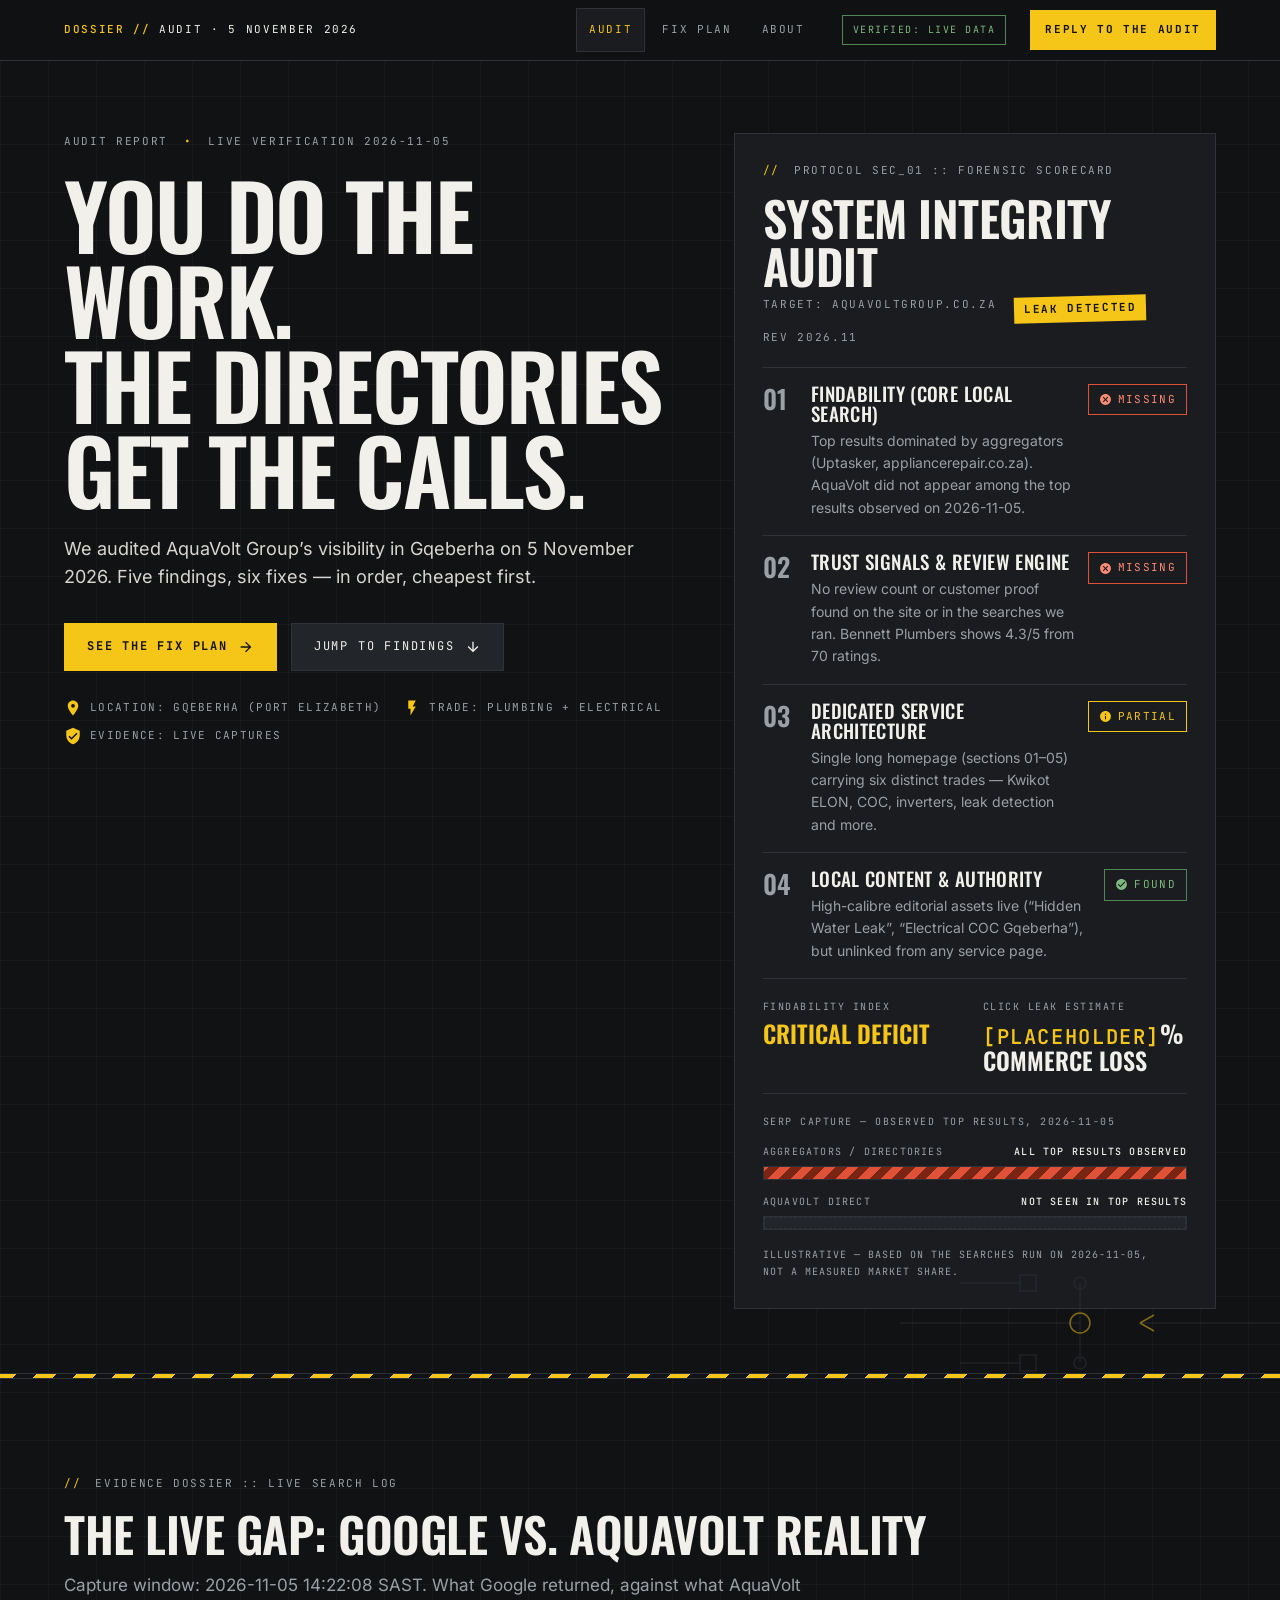
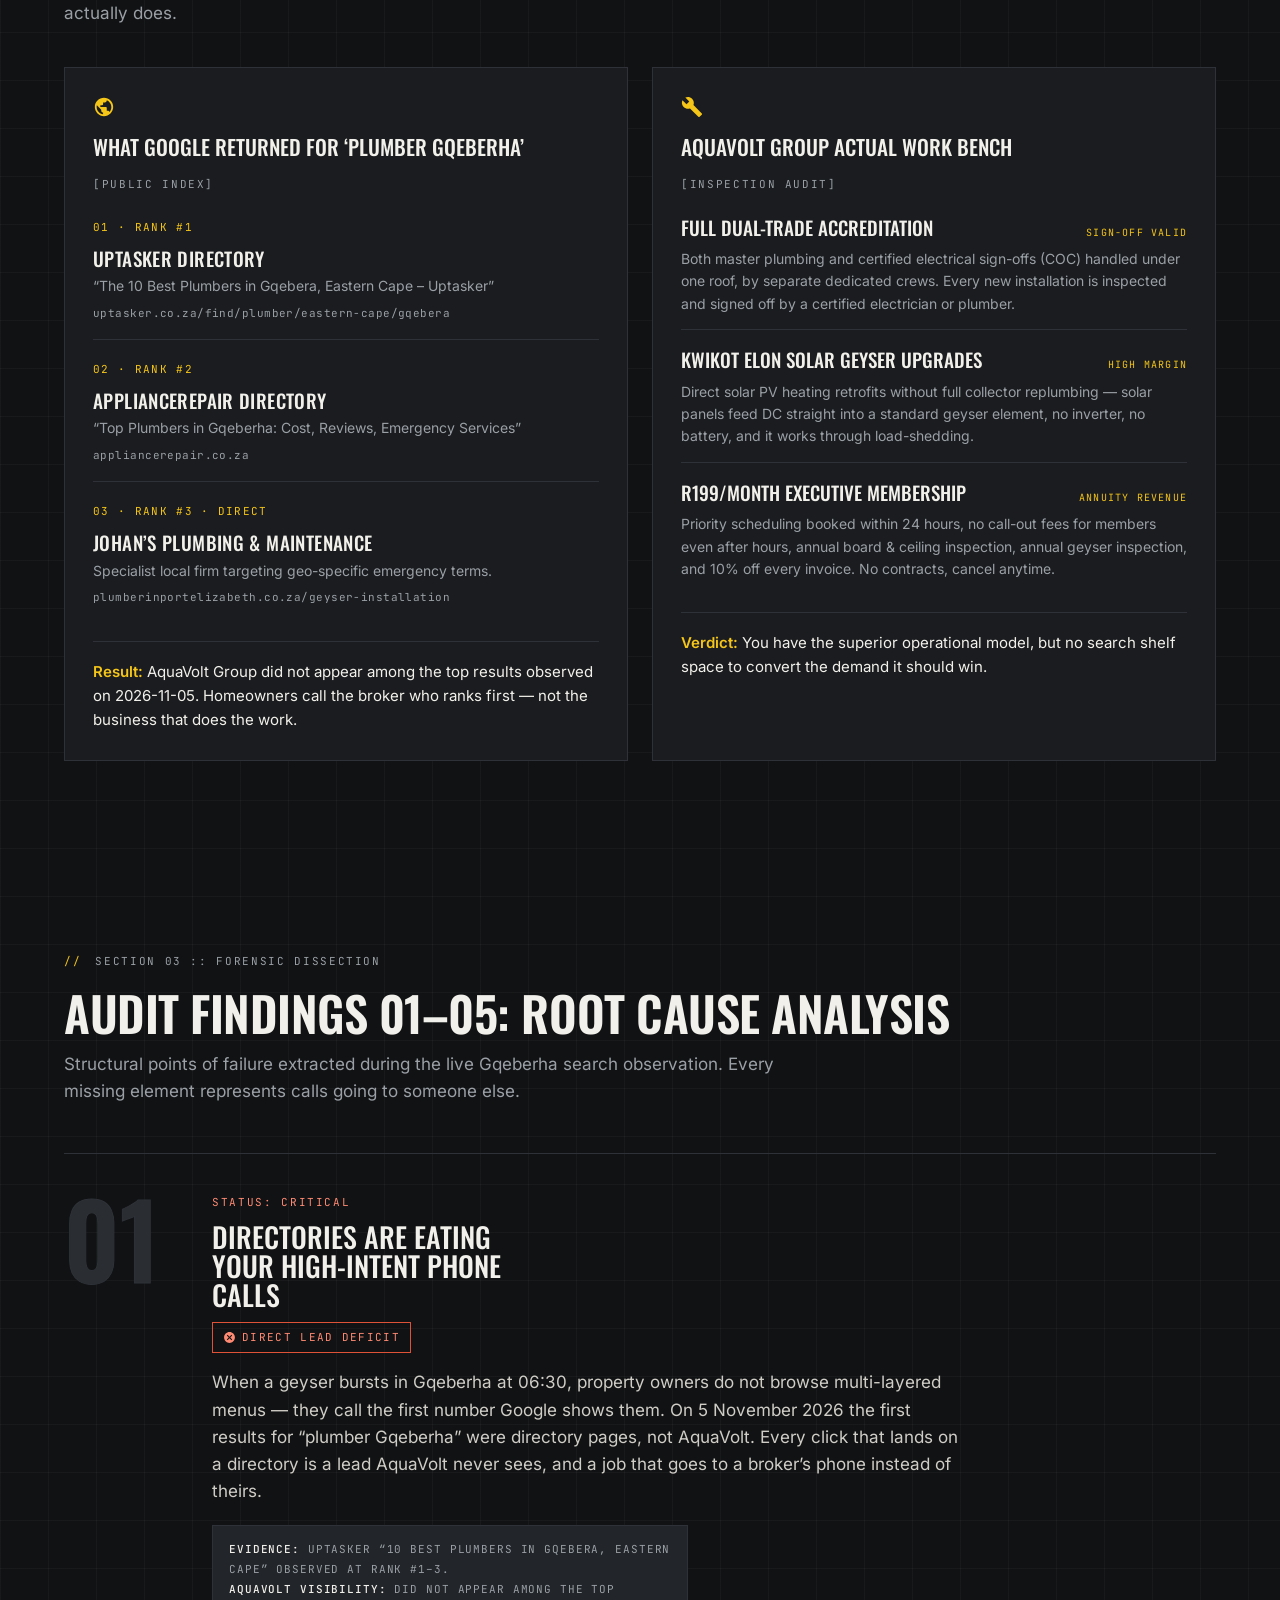
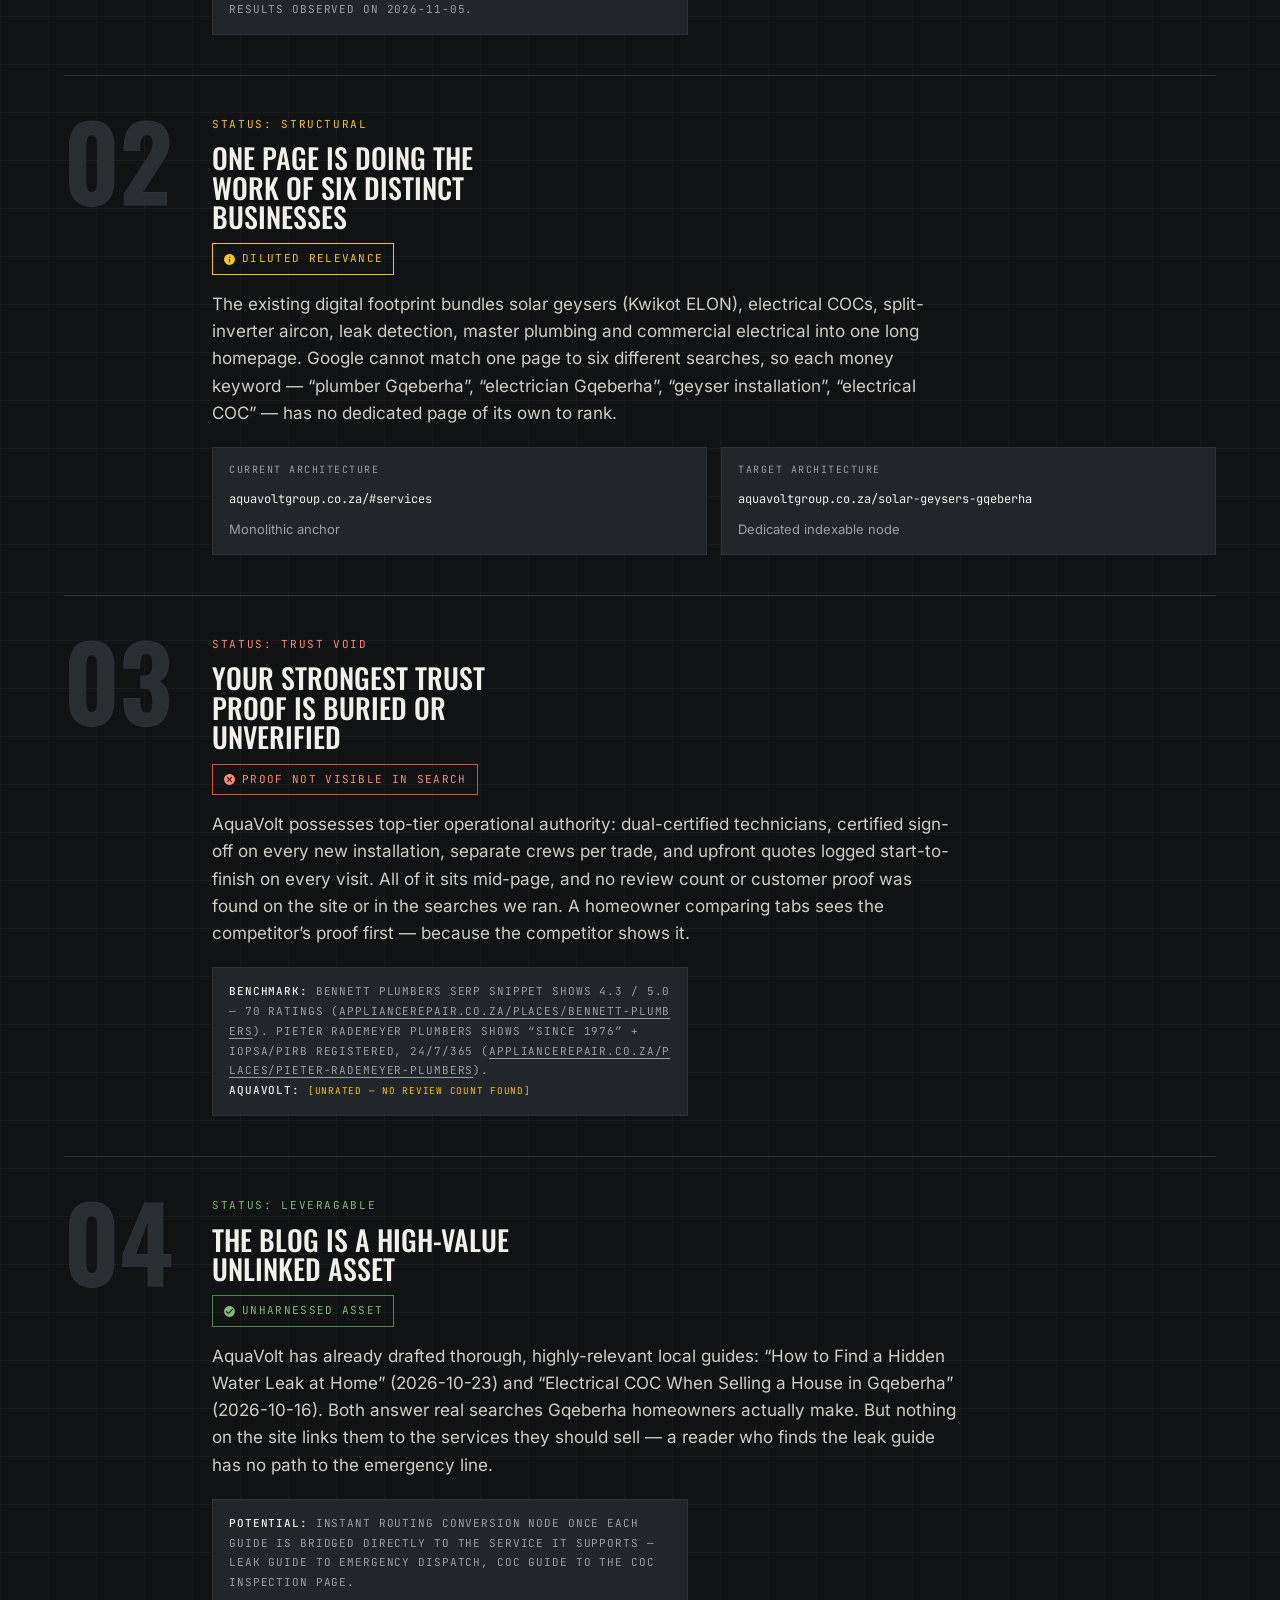
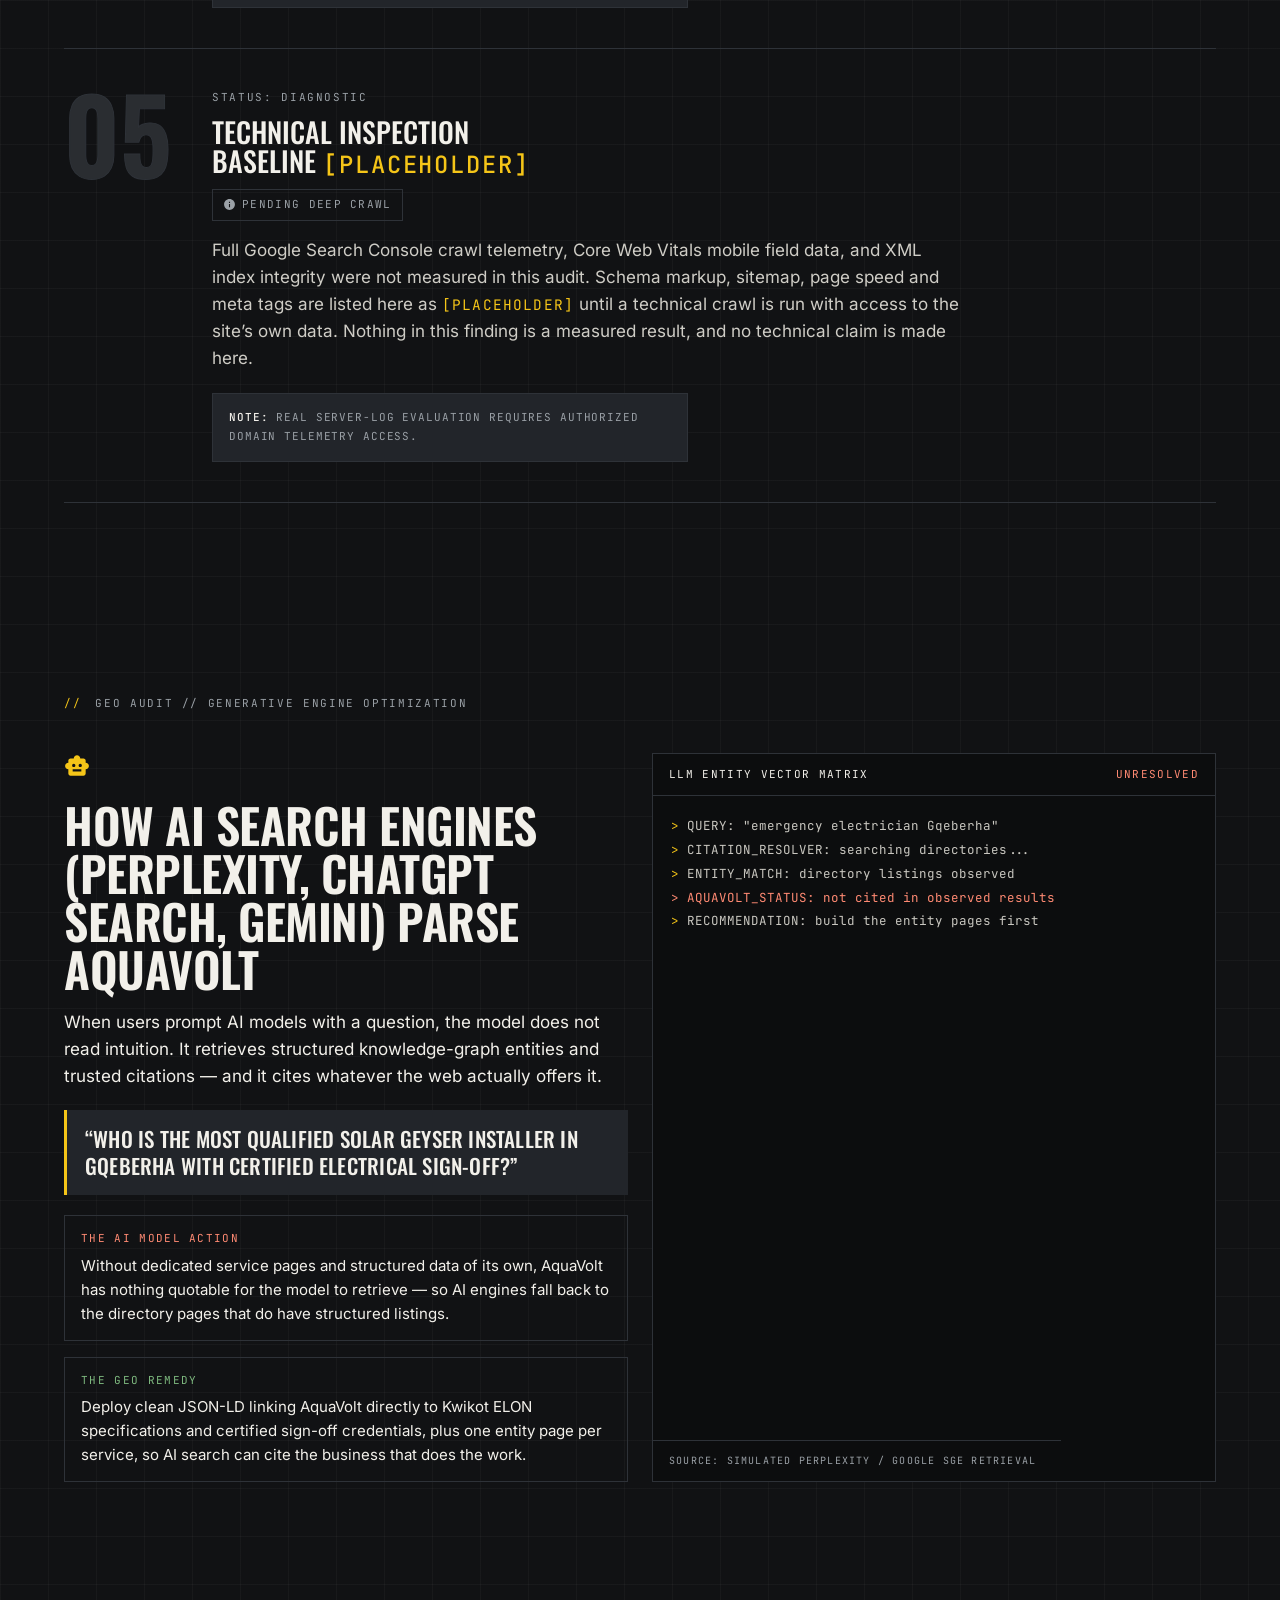
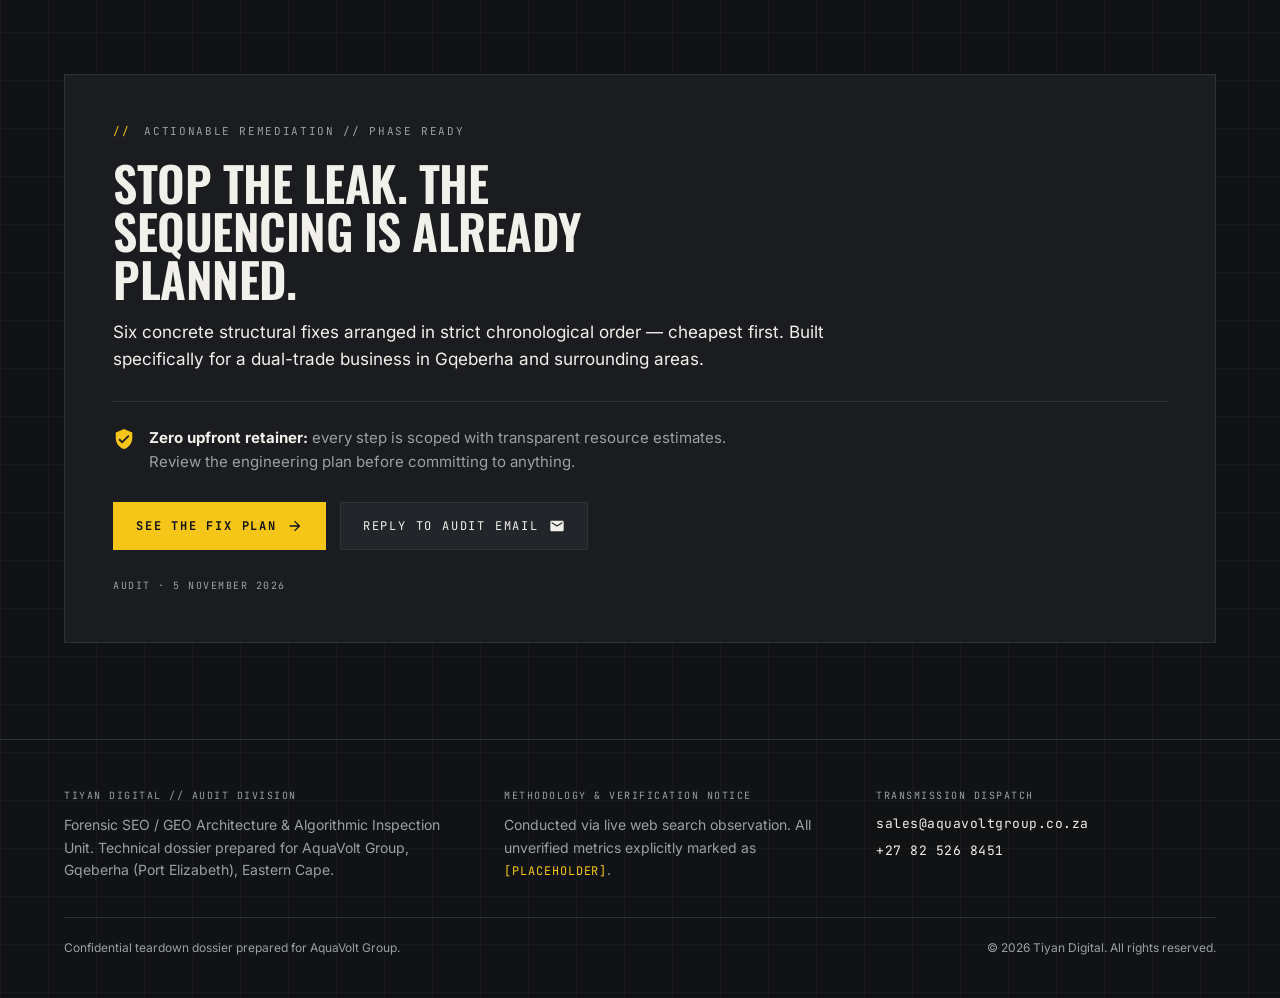
<file: index.html>
<!DOCTYPE html>
<html lang="en-ZA">
<head>
<meta charset="utf-8">
<meta name="viewport" content="width=device-width, initial-scale=1">
<title>The Audit — AquaVolt Group Teardown | Tiyan Digital</title>
<meta name="description" content="A forensic SEO/GEO teardown of AquaVolt Group's visibility in Gqeberha, observed live on 5 November 2026. Five findings, six fixes — in order, cheapest first.">
<link rel="stylesheet" href="style.css">
</head>
<body>
<a class="mono" href="#main" style="position:absolute;left:-9999px;top:0;background:#f5c518;color:#111214;padding:10px 16px;z-index:100;" onfocus="this.style.left='8px';this.style.top='8px';" onblur="this.style.left='-9999px';">Skip to content</a>

<header class="topbar">
  <div class="wrap">
    <span class="dossier-id"><b>DOSSIER //</b> AUDIT &middot; 5 NOVEMBER 2026 <span class="dossier-sub">&nbsp;|&nbsp; TIYAN DIGITAL &times; AQUAVOLT GROUP</span></span>
    <span class="sep" aria-hidden="true">|</span>
    <span class="dossier-id dossier-sub muted">AUDIT DATE: 2026-11-05 &middot; GQEBERHA, ZA</span>
    <nav class="topnav" aria-label="Dossier pages">
      <a href="index.html" aria-current="page">Audit</a>
      <a href="fix-plan.html">Fix Plan</a>
      <a href="about.html">About</a>
    </nav>
    <span class="tag-live">Verified: live data</span>
    <a class="btn btn-primary btn-sm" href="mailto:contact@tiyandegital.com?subject=Re%3A%20AquaVolt%20Group%20audit%20%E2%80%94%205%20November%202026">Reply to the audit</a>
  </div>
</header>

<main id="main">
  <!-- HERO -->
  <section class="hero" aria-labelledby="page-title">
    <div class="wrap hero-grid">
      <div>
        <p class="eyebrow reveal"><span>Audit report</span><span class="dot" aria-hidden="true">&bull;</span><span>Live verification 2026-11-05</span></p>
        <h1 id="page-title">
          <span class="line-mask"><span class="line-inner">You do the work.</span></span>
          <span class="line-mask"><span class="line-inner d1">The directories</span></span>
          <span class="line-mask"><span class="line-inner d2">get the calls.</span></span>
        </h1>
        <p class="sub reveal reveal-d1">We audited AquaVolt Group&rsquo;s visibility in Gqeberha on 5 November 2026. Five findings, six fixes &mdash; in order, cheapest first.</p>
        <div class="cta-row reveal reveal-d2">
          <a class="btn btn-primary" href="fix-plan.html">See the fix plan <svg viewBox="0 0 24 24" fill="currentColor" aria-hidden="true"><path d="M12 4l-1.41 1.41L16.17 11H4v2h12.17l-5.58 5.59L12 20l8-8-8-8z"/></svg></a>
          <a class="btn" href="#findings">Jump to findings <svg viewBox="0 0 24 24" fill="currentColor" aria-hidden="true"><path d="M20 12l-1.41-1.41L13 16.17V4h-2v12.17l-5.58-5.59L4 12l8 8 8-8z"/></svg></a>
        </div>
        <ul class="fact-chips reveal reveal-d3">
          <li><svg viewBox="0 0 24 24" fill="currentColor" aria-hidden="true"><path d="M12 2C8.13 2 5 5.13 5 9c0 5.25 7 13 7 13s7-7.75 7-13c0-3.87-3.13-7-7-7zm0 9.5A2.5 2.5 0 1 1 12 6.5a2.5 2.5 0 0 1 0 5z"/></svg>Location: Gqeberha (Port Elizabeth)</li>
          <li><svg viewBox="0 0 24 24" fill="currentColor" aria-hidden="true"><path d="M7 2v11h3v9l7-12h-4l4-8z"/></svg>Trade: Plumbing + Electrical</li>
          <li><svg viewBox="0 0 24 24" fill="currentColor" aria-hidden="true"><path d="M12 1L3 5v6c0 5.55 3.84 10.74 9 12 5.16-1.26 9-6.45 9-12V5l-9-4zm-2 16l-4-4 1.41-1.41L10 14.17l6.59-6.59L18 9l-8 8z"/></svg>Evidence: Live captures</li>
        </ul>
      </div>

      <!-- SCORECARD -->
      <div class="panel ticks scorecard" aria-label="System integrity audit scorecard">
        <p class="sec-label">Protocol SEC_01 :: Forensic scorecard</p>
        <h2>System integrity audit</h2>
        <div class="meta">
          <span class="mono muted">Target: aquavoltgroup.co.za</span>
          <span class="stamp">Leak detected</span>
          <span class="mono muted">Rev 2026.11</span>
        </div>
        <div class="score-rows">
          <div class="score-row">
            <span class="num" aria-hidden="true">01</span>
            <div>
              <h3>Findability (core local search)</h3>
              <p>Top results dominated by aggregators (Uptasker, appliancerepair.co.za). AquaVolt did not appear among the top results observed on 2026-11-05.</p>
            </div>
            <span class="chip chip-missing"><svg viewBox="0 0 24 24" fill="currentColor" aria-hidden="true"><path d="M12 2C6.47 2 2 6.47 2 12s4.47 10 10 10 10-4.47 10-10S17.53 2 12 2zm5 13.59L15.59 17 12 13.41 8.41 17 7 15.59 10.59 12 7 8.41 8.41 7 12 10.59 15.59 7 17 8.41 13.41 12 17 15.59z"/></svg>Missing</span>
          </div>
          <div class="score-row">
            <span class="num" aria-hidden="true">02</span>
            <div>
              <h3>Trust signals &amp; review engine</h3>
              <p>No review count or customer proof found on the site or in the searches we ran. Bennett Plumbers shows 4.3/5 from 70 ratings.</p>
            </div>
            <span class="chip chip-missing"><svg viewBox="0 0 24 24" fill="currentColor" aria-hidden="true"><path d="M12 2C6.47 2 2 6.47 2 12s4.47 10 10 10 10-4.47 10-10S17.53 2 12 2zm5 13.59L15.59 17 12 13.41 8.41 17 7 15.59 10.59 12 7 8.41 8.41 7 12 10.59 15.59 7 8.41 7 12 10.59 15.59 7 17 8.41 13.41 12 17 15.59z"/></svg>Missing</span>
          </div>
          <div class="score-row">
            <span class="num" aria-hidden="true">03</span>
            <div>
              <h3>Dedicated service architecture</h3>
              <p>Single long homepage (sections 01&ndash;05) carrying six distinct trades &mdash; Kwikot ELON, COC, inverters, leak detection and more.</p>
            </div>
            <span class="chip chip-partial"><svg viewBox="0 0 24 24" fill="currentColor" aria-hidden="true"><path d="M12 2C6.48 2 2 6.48 2 12s4.48 10 10 10 10-4.48 10-10S17.52 2 12 2zm1 15h-2v-6h2v6zm0-8h-2V7h2v2z"/></svg>Partial</span>
          </div>
          <div class="score-row">
            <span class="num" aria-hidden="true">04</span>
            <div>
              <h3>Local content &amp; authority</h3>
              <p>High-calibre editorial assets live (&ldquo;Hidden Water Leak&rdquo;, &ldquo;Electrical COC Gqeberha&rdquo;), but unlinked from any service page.</p>
            </div>
            <span class="chip chip-found"><svg viewBox="0 0 24 24" fill="currentColor" aria-hidden="true"><path d="M12 2C6.48 2 2 6.48 2 12s4.48 10 10 10 10-4.48 10-10S17.52 2 12 2zm-2 15l-5-5 1.41-1.41L10 14.17l7.59-7.59L19 8l-9 9z"/></svg>Found</span>
          </div>
        </div>
        <div class="score-foot">
          <div>
            <p class="metric-label">Findability index</p>
            <p class="metric-value volt">Critical deficit</p>
          </div>
          <div>
            <p class="metric-label">Click leak estimate</p>
            <p class="metric-value"><span class="ph">[PLACEHOLDER]</span>% commerce loss</p>
          </div>
        </div>
        <div class="serp-chart" aria-label="SERP capture, observed top results">
          <p class="metric-label" style="font-family:var(--mono);font-size:10px;letter-spacing:.15em;text-transform:uppercase;color:var(--muted);margin:0 0 14px;">SERP capture &mdash; observed top results, 2026-11-05</p>
          <div class="serp-bar">
            <div class="bar-label"><span>Aggregators / directories</span><b>All top results observed</b></div>
            <div class="track"><span class="fill" aria-hidden="true"></span></div>
          </div>
          <div class="serp-bar">
            <div class="bar-label"><span>AquaVolt direct</span><b>Not seen in top results</b></div>
            <div class="track"><span class="fill-empty" aria-hidden="true"></span></div>
          </div>
          <p class="serp-note">Illustrative &mdash; based on the searches run on 2026-11-05, not a measured market share.</p>
        </div>
      </div>
    </div>
    <svg class="hero-schematic" width="420" height="120" viewBox="0 0 420 120" fill="none" aria-hidden="true">
      <path d="M0 60 H180 M180 60 V20 M180 60 V100 M240 60 H420" stroke="#2e3238" stroke-width="1.5"/>
      <circle cx="180" cy="60" r="10" stroke="#f5c518" stroke-width="1.5"/>
      <circle cx="180" cy="20" r="6" stroke="#2e3238" stroke-width="1.5"/>
      <circle cx="180" cy="100" r="6" stroke="#2e3238" stroke-width="1.5"/>
      <path d="M240 60 l14 -8 M240 60 l14 8" stroke="#f5c518" stroke-width="1.5"/>
      <path d="M60 20 H120 M60 100 H120" stroke="#2e3238" stroke-width="1.5"/>
      <rect x="120" y="12" width="16" height="16" stroke="#2e3238" stroke-width="1.5"/>
      <rect x="120" y="92" width="16" height="16" stroke="#2e3238" stroke-width="1.5"/>
    </svg>
  </section>

  <!-- Hazard stripe: the single permitted use on this page -->
  <div class="hazard" aria-hidden="true"></div>

  <!-- EVIDENCE DOSSIER -->
  <section aria-labelledby="evidence-title">
    <div class="wrap">
      <div class="sec-head reveal">
        <p class="sec-label">Evidence dossier :: Live search log</p>
        <h2 id="evidence-title">The live gap: Google vs. AquaVolt reality</h2>
        <p>Capture window: 2026-11-05 14:22:08 SAST. What Google returned, against what AquaVolt actually does.</p>
      </div>
      <div class="evidence-grid">
        <article class="panel ev-card reveal">
          <svg class="card-icon" viewBox="0 0 24 24" fill="currentColor" aria-hidden="true"><path d="M12 2C6.48 2 2 6.48 2 12s4.48 10 10 10 10-4.48 10-10S17.52 2 12 2zm-1 17.93c-3.95-.49-7-3.85-7-7.93 0-.62.08-1.21.21-1.79L9 15v1c0 1.1.9 2 2 2v1.93zm6.9-2.54c-.26-.81-1-1.39-1.9-1.39h-1v-3c0-.55-.45-1-1-1H8v-2h2c.55 0 1-.45 1-1V7h2c1.1 0 2-.9 2-2v-.41c2.93 1.19 5 4.06 5 7.41 0 2.08-.8 3.97-2.1 5.39z"/></svg>
          <h3>What Google returned for &lsquo;plumber Gqeberha&rsquo;</h3>
          <p class="mono muted" style="margin-bottom:18px;">[Public index]</p>
          <ol class="ev-list">
            <li>
              <span class="ev-rank">01 &middot; Rank #1</span>
              <p class="ev-name">Uptasker directory</p>
              <p class="ev-title">&ldquo;The 10 Best Plumbers in Gqebera, Eastern Cape &ndash; Uptasker&rdquo;</p>
              <a class="ev-url" href="https://uptasker.co.za/find/plumber/eastern-cape/gqebera" target="_blank" rel="noopener">uptasker.co.za/find/plumber/eastern-cape/gqebera</a>
            </li>
            <li>
              <span class="ev-rank">02 &middot; Rank #2</span>
              <p class="ev-name">ApplianceRepair directory</p>
              <p class="ev-title">&ldquo;Top Plumbers in Gqeberha: Cost, Reviews, Emergency Services&rdquo;</p>
              <a class="ev-url" href="https://appliancerepair.co.za/" target="_blank" rel="noopener">appliancerepair.co.za</a>
            </li>
            <li>
              <span class="ev-rank">03 &middot; Rank #3 &middot; Direct</span>
              <p class="ev-name">Johan&rsquo;s Plumbing &amp; Maintenance</p>
              <p class="ev-title">Specialist local firm targeting geo-specific emergency terms.</p>
              <a class="ev-url" href="https://www.plumberinportelizabeth.co.za/geyser-installation/" target="_blank" rel="noopener">plumberinportelizabeth.co.za/geyser-installation</a>
            </li>
          </ol>
          <p class="ev-verdict"><b>Result:</b> AquaVolt Group did not appear among the top results observed on 2026-11-05. Homeowners call the broker who ranks first &mdash; not the business that does the work.</p>
        </article>

        <article class="panel ev-card reveal reveal-d1">
          <svg class="card-icon" viewBox="0 0 24 24" fill="currentColor" aria-hidden="true"><path d="M22.7 19l-9.1-9.1c.9-2.3.4-5-1.5-6.9-2-2-5-2.4-7.4-1.3L9 6 6 9 1.6 4.7C.4 7.1.9 10.1 2.9 12.1c1.9 1.9 4.6 2.4 6.9 1.5l9.1 9.1c.4.4 1 .4 1.4 0l2.3-2.3c.5-.4.5-1.1.1-1.4z"/></svg>
          <h3>AquaVolt Group actual work bench</h3>
          <p class="mono muted" style="margin-bottom:18px;">[Inspection audit]</p>
          <ul class="bench-list">
            <li>
              <div class="bench-head"><span class="bench-name">Full dual-trade accreditation</span><span class="bench-tag">Sign-off valid</span></div>
              <p>Both master plumbing and certified electrical sign-offs (COC) handled under one roof, by separate dedicated crews. Every new installation is inspected and signed off by a certified electrician or plumber.</p>
            </li>
            <li>
              <div class="bench-head"><span class="bench-name">Kwikot ELON solar geyser upgrades</span><span class="bench-tag">High margin</span></div>
              <p>Direct solar PV heating retrofits without full collector replumbing &mdash; solar panels feed DC straight into a standard geyser element, no inverter, no battery, and it works through load-shedding.</p>
            </li>
            <li>
              <div class="bench-head"><span class="bench-name">R199/month Executive Membership</span><span class="bench-tag">Annuity revenue</span></div>
              <p>Priority scheduling booked within 24 hours, no call-out fees for members even after hours, annual board &amp; ceiling inspection, annual geyser inspection, and 10% off every invoice. No contracts, cancel anytime.</p>
            </li>
          </ul>
          <p class="ev-verdict"><b>Verdict:</b> You have the superior operational model, but no search shelf space to convert the demand it should win.</p>
        </article>
      </div>
    </div>
  </section>

  <!-- FINDINGS -->
  <section id="findings" aria-labelledby="findings-title">
    <div class="wrap">
      <div class="sec-head findings-head reveal">
        <p class="sec-label">Section 03 :: Forensic dissection</p>
        <h2 id="findings-title">Audit findings 01&ndash;<span data-count="5" data-prefix="0">05</span>: root cause analysis</h2>
        <p>Structural points of failure extracted during the live Gqeberha search observation. Every missing element represents calls going to someone else.</p>
      </div>

      <article class="finding reveal">
        <span class="big-num" aria-hidden="true">01</span>
        <div>
          <p class="f-status">Status: Critical</p>
          <h3>Directories are eating your high-intent phone calls</h3>
          <p class="f-chip-row"><span class="chip chip-missing"><svg viewBox="0 0 24 24" fill="currentColor" aria-hidden="true"><path d="M12 2C6.47 2 2 6.47 2 12s4.47 10 10 10 10-4.47 10-10S17.53 2 12 2zm5 13.59L15.59 17 12 13.41 8.41 17 7 15.59 10.59 12 7 8.41 8.41 7 12 10.59 15.59 7 17 8.41 13.41 12 17 15.59z"/></svg>Direct lead deficit</span></p>
          <p>When a geyser bursts in Gqeberha at 06:30, property owners do not browse multi-layered menus &mdash; they call the first number Google shows them. On 5 November 2026 the first results for &ldquo;plumber Gqeberha&rdquo; were directory pages, not AquaVolt. Every click that lands on a directory is a lead AquaVolt never sees, and a job that goes to a broker&rsquo;s phone instead of theirs.</p>
          <p class="f-evidence"><b>Evidence:</b> Uptasker &ldquo;10 best plumbers in Gqebera, Eastern Cape&rdquo; observed at rank #1&ndash;3.<br><b>AquaVolt visibility:</b> did not appear among the top results observed on 2026-11-05.</p>
        </div>
      </article>

      <article class="finding reveal">
        <span class="big-num" aria-hidden="true">02</span>
        <div>
          <p class="f-status structural">Status: Structural</p>
          <h3>One page is doing the work of six distinct businesses</h3>
          <p class="f-chip-row"><span class="chip chip-partial"><svg viewBox="0 0 24 24" fill="currentColor" aria-hidden="true"><path d="M12 2C6.48 2 2 6.48 2 12s4.48 10 10 10 10-4.48 10-10S17.52 2 12 2zm1 15h-2v-6h2v6zm0-8h-2V7h2v2z"/></svg>Diluted relevance</span></p>
          <p>The existing digital footprint bundles solar geysers (Kwikot ELON), electrical COCs, split-inverter aircon, leak detection, master plumbing and commercial electrical into one long homepage. Google cannot match one page to six different searches, so each money keyword &mdash; &ldquo;plumber Gqeberha&rdquo;, &ldquo;electrician Gqeberha&rdquo;, &ldquo;geyser installation&rdquo;, &ldquo;electrical COC&rdquo; &mdash; has no dedicated page of its own to rank.</p>
          <div class="arch">
            <div>
              <p class="arch-label">Current architecture</p>
              <code>aquavoltgroup.co.za/#services</code>
              <p style="font-size:13px;color:var(--muted);margin:8px 0 0;">Monolithic anchor</p>
            </div>
            <div>
              <p class="arch-label">Target architecture</p>
              <code>aquavoltgroup.co.za/solar-geysers-gqeberha</code>
              <p style="font-size:13px;color:var(--muted);margin:8px 0 0;">Dedicated indexable node</p>
            </div>
          </div>
        </div>
      </article>

      <article class="finding reveal">
        <span class="big-num" aria-hidden="true">03</span>
        <div>
          <p class="f-status trust">Status: Trust void</p>
          <h3>Your strongest trust proof is buried or unverified</h3>
          <p class="f-chip-row"><span class="chip chip-missing"><svg viewBox="0 0 24 24" fill="currentColor" aria-hidden="true"><path d="M12 2C6.47 2 2 6.47 2 12s4.47 10 10 10 10-4.47 10-10S17.53 2 12 2zm5 13.59L15.59 17 12 13.41 8.41 17 7 15.59 10.59 12 7 8.41 8.41 7 12 10.59 15.59 7 17 8.41 13.41 12 17 15.59z"/></svg>Proof not visible in search</span></p>
          <p>AquaVolt possesses top-tier operational authority: dual-certified technicians, certified sign-off on every new installation, separate crews per trade, and upfront quotes logged start-to-finish on every visit. All of it sits mid-page, and no review count or customer proof was found on the site or in the searches we ran. A homeowner comparing tabs sees the competitor&rsquo;s proof first &mdash; because the competitor shows it.</p>
          <p class="f-evidence"><b>Benchmark:</b> Bennett Plumbers SERP snippet shows <span data-count="4.3" data-decimals="1">4.3</span> / 5.0 &mdash; <span data-count="70">70</span> ratings (<a href="https://appliancerepair.co.za/places/bennett-plumbers/" target="_blank" rel="noopener">appliancerepair.co.za/places/bennett-plumbers</a>). Pieter Rademeyer Plumbers shows &ldquo;since 1976&rdquo; + IOPSA/PIRB registered, 24/7/365 (<a href="https://appliancerepair.co.za/places/pieter-rademeyer-plumbers/" target="_blank" rel="noopener">appliancerepair.co.za/places/pieter-rademeyer-plumbers</a>).<br><b>AquaVolt:</b> <span class="ph">[UNRATED &mdash; no review count found]</span></p>
        </div>
      </article>

      <article class="finding reveal">
        <span class="big-num" aria-hidden="true">04</span>
        <div>
          <p class="f-status lever">Status: Leveragable</p>
          <h3>The blog is a high-value unlinked asset</h3>
          <p class="f-chip-row"><span class="chip chip-found"><svg viewBox="0 0 24 24" fill="currentColor" aria-hidden="true"><path d="M12 2C6.48 2 2 6.48 2 12s4.48 10 10 10 10-4.48 10-10S17.52 2 12 2zm-2 15l-5-5 1.41-1.41L10 14.17l7.59-7.59L19 8l-9 9z"/></svg>Unharnessed asset</span></p>
          <p>AquaVolt has already drafted thorough, highly-relevant local guides: &ldquo;How to Find a Hidden Water Leak at Home&rdquo; (2026-10-23) and &ldquo;Electrical COC When Selling a House in Gqeberha&rdquo; (2026-10-16). Both answer real searches Gqeberha homeowners actually make. But nothing on the site links them to the services they should sell &mdash; a reader who finds the leak guide has no path to the emergency line.</p>
          <p class="f-evidence"><b>Potential:</b> instant routing conversion node once each guide is bridged directly to the service it supports &mdash; leak guide to emergency dispatch, COC guide to the COC inspection page.</p>
        </div>
      </article>

      <article class="finding reveal">
        <span class="big-num" aria-hidden="true">05</span>
        <div>
          <p class="f-status diag">Status: Diagnostic</p>
          <h3>Technical inspection baseline <span class="ph">[PLACEHOLDER]</span></h3>
          <p class="f-chip-row"><span class="chip chip-pending"><svg viewBox="0 0 24 24" fill="currentColor" aria-hidden="true"><path d="M12 2C6.48 2 2 6.48 2 12s4.48 10 10 10 10-4.48 10-10S17.52 2 12 2zm1 15h-2v-6h2v6zm0-8h-2V7h2v2z"/></svg>Pending deep crawl</span></p>
          <p>Full Google Search Console crawl telemetry, Core Web Vitals mobile field data, and XML index integrity were not measured in this audit. Schema markup, sitemap, page speed and meta tags are listed here as <span class="ph">[PLACEHOLDER]</span> until a technical crawl is run with access to the site&rsquo;s own data. Nothing in this finding is a measured result, and no technical claim is made here.</p>
          <p class="f-evidence"><b>Note:</b> real server-log evaluation requires authorized domain telemetry access.</p>
        </div>
      </article>
    </div>
  </section>

  <!-- GEO GAP -->
  <section aria-labelledby="geo-title">
    <div class="wrap">
      <div class="sec-head reveal">
        <p class="sec-label">GEO audit // Generative engine optimization</p>
      </div>
      <div class="geo-grid">
        <div class="geo-copy reveal">
          <svg class="geo-icon" viewBox="0 0 24 24" fill="currentColor" aria-hidden="true"><path d="M20 9V7c0-1.1-.9-2-2-2h-3c0-1.66-1.34-3-3-3S9 3.34 9 5H6c-1.1 0-2 .9-2 2v2c-1.66 0-3 1.34-3 3s1.34 3 3 3v4c0 1.1.9 2 2 2h12c1.1 0 2-.9 2-2v-4c1.66 0 3-1.34 3-3s-1.34-3-3-3zM7.5 11.5c0-.83.67-1.5 1.5-1.5s1.5.67 1.5 1.5S9.83 13 9 13s-1.5-.67-1.5-1.5zM16 17H8v-2h8v2zm-1-4c-.83 0-1.5-.67-1.5-1.5S14.17 10 15 10s1.5.67 1.5 1.5S15.83 13 15 13z"/></svg>
          <h2 id="geo-title">How AI search engines (Perplexity, ChatGPT Search, Gemini) parse AquaVolt</h2>
          <p>When users prompt AI models with a question, the model does not read intuition. It retrieves structured knowledge-graph entities and trusted citations &mdash; and it cites whatever the web actually offers it.</p>
          <blockquote>&ldquo;Who is the most qualified solar geyser installer in Gqeberha with certified electrical sign-off?&rdquo;</blockquote>
          <div class="geo-callout warn">
            <p class="gc-label">The AI model action</p>
            <p>Without dedicated service pages and structured data of its own, AquaVolt has nothing quotable for the model to retrieve &mdash; so AI engines fall back to the directory pages that do have structured listings.</p>
          </div>
          <div class="geo-callout fix">
            <p class="gc-label">The GEO remedy</p>
            <p>Deploy clean JSON-LD linking AquaVolt directly to Kwikot ELON specifications and certified sign-off credentials, plus one entity page per service, so AI search can cite the business that does the work.</p>
          </div>
        </div>
        <div class="terminal reveal reveal-d1" aria-label="Simulated LLM entity resolution">
          <div class="term-head"><span>LLM entity vector matrix</span><span class="unresolved">Unresolved</span></div>
<pre><span class="prompt">&gt;</span> QUERY: "emergency electrician Gqeberha"
<span class="prompt">&gt;</span> CITATION_RESOLVER: searching directories...
<span class="prompt">&gt;</span> ENTITY_MATCH: directory listings observed
<span class="warn">&gt; AQUAVOLT_STATUS: not cited in observed results</span>
<span class="prompt">&gt;</span> RECOMMENDATION: build the entity pages first</pre>
          <p class="term-foot">Source: Simulated Perplexity / Google SGE retrieval</p>
        </div>
      </div>
    </div>
  </section>

  <!-- REMEDIATION CTA -->
  <section aria-labelledby="cta-title">
    <div class="wrap">
      <div class="cta-band reveal">
        <p class="sec-label">Actionable remediation // Phase ready</p>
        <h2 id="cta-title">Stop the leak. The sequencing is already planned.</h2>
        <p>Six concrete structural fixes arranged in strict chronological order &mdash; cheapest first. Built specifically for a dual-trade business in Gqeberha and surrounding areas.</p>
        <div class="zero-retainer">
          <svg viewBox="0 0 24 24" fill="currentColor" aria-hidden="true"><path d="M12 1L3 5v6c0 5.55 3.84 10.74 9 12 5.16-1.26 9-6.45 9-12V5l-9-4zm-2 16l-4-4 1.41-1.41L10 14.17l6.59-6.59L18 9l-8 8z"/></svg>
          <p><b>Zero upfront retainer:</b> every step is scoped with transparent resource estimates. Review the engineering plan before committing to anything.</p>
        </div>
        <div class="cta-row">
          <a class="btn btn-primary" href="fix-plan.html">See the fix plan <svg viewBox="0 0 24 24" fill="currentColor" aria-hidden="true"><path d="M12 4l-1.41 1.41L16.17 11H4v2h12.17l-5.58 5.59L12 20l8-8-8-8z"/></svg></a>
          <a class="btn" href="mailto:contact@tiyandegital.com?subject=Re%3A%20AquaVolt%20Group%20audit%20%E2%80%94%205%20November%202026">Reply to audit email <svg viewBox="0 0 24 24" fill="currentColor" aria-hidden="true"><path d="M20 4H4c-1.1 0-1.99.9-1.99 2L2 18c0 1.1.9 2 2 2h16c1.1 0 2-.9 2-2V6c0-1.1-.9-2-2-2zm0 4l-8 5-8-5V6l8 5 8-5v2z"/></svg></a>
        </div>
        <p class="compliance">Audit &middot; 5 November 2026</p>
      </div>
    </div>
  </section>
</main>

<footer>
  <div class="wrap">
    <div class="foot-grid">
      <div>
        <p class="foot-label">Tiyan Digital // Audit division</p>
        <p>Forensic SEO / GEO Architecture &amp; Algorithmic Inspection Unit. Technical dossier prepared for AquaVolt Group, Gqeberha (Port Elizabeth), Eastern Cape.</p>
      </div>
      <div>
        <p class="foot-label">Methodology &amp; verification notice</p>
        <p>Conducted via live web search observation. All unverified metrics explicitly marked as <span class="ph">[PLACEHOLDER]</span>.</p>
      </div>
      <div>
        <p class="foot-label">Transmission dispatch</p>
        <p class="foot-contact">
          <a href="mailto:sales@aquavoltgroup.co.za">sales@aquavoltgroup.co.za</a>
          <a href="tel:+27825268451">+27 82 526 8451</a>
        </p>
      </div>
    </div>
    <div class="foot-base">
      <p>Confidential teardown dossier prepared for AquaVolt Group.</p>
      <p>&copy; 2026 Tiyan Digital. All rights reserved.</p>
    </div>
  </div>
</footer>

<nav class="bottomnav" aria-label="Dossier pages">
  <div class="bn-inner">
    <a href="index.html" aria-current="page"><svg viewBox="0 0 24 24" fill="currentColor" aria-hidden="true"><path d="M9.5 11.5l1.5 1.5 3.5-3.5M10 3H4c-1.1 0-2 .9-2 2v14c0 1.1.9 2 2 2h16c1.1 0 2-.9 2-2V9l-6-6H6zm-1 16H7v-2h2v2zm0-4H7v-2h2v2zm4 4h-2v-2h2v2zm0-4h-2v-2h2v2z"/></svg>Audit</a>
    <a href="fix-plan.html"><svg viewBox="0 0 24 24" fill="currentColor" aria-hidden="true"><path d="M22.7 19l-9.1-9.1c.9-2.3.4-5-1.5-6.9-2-2-5-2.4-7.4-1.3L9 6 6 9 1.6 4.7C.4 7.1.9 10.1 2.9 12.1c1.9 1.9 4.6 2.4 6.9 1.5l9.1 9.1c.4.4 1 .4 1.4 0l2.3-2.3c.5-.4.5-1.1.1-1.4z"/></svg>Fix Plan</a>
    <a href="about.html"><svg viewBox="0 0 24 24" fill="currentColor" aria-hidden="true"><path d="M12 2C6.48 2 2 6.48 2 12s4.48 10 10 10 10-4.48 10-10S17.52 2 12 2zm1 15h-2v-6h2v6zm0-8h-2V7h2v2z"/></svg>About</a>
  </div>
</nav>

<script src="app.js"></script>
</body>
</html>
</file>
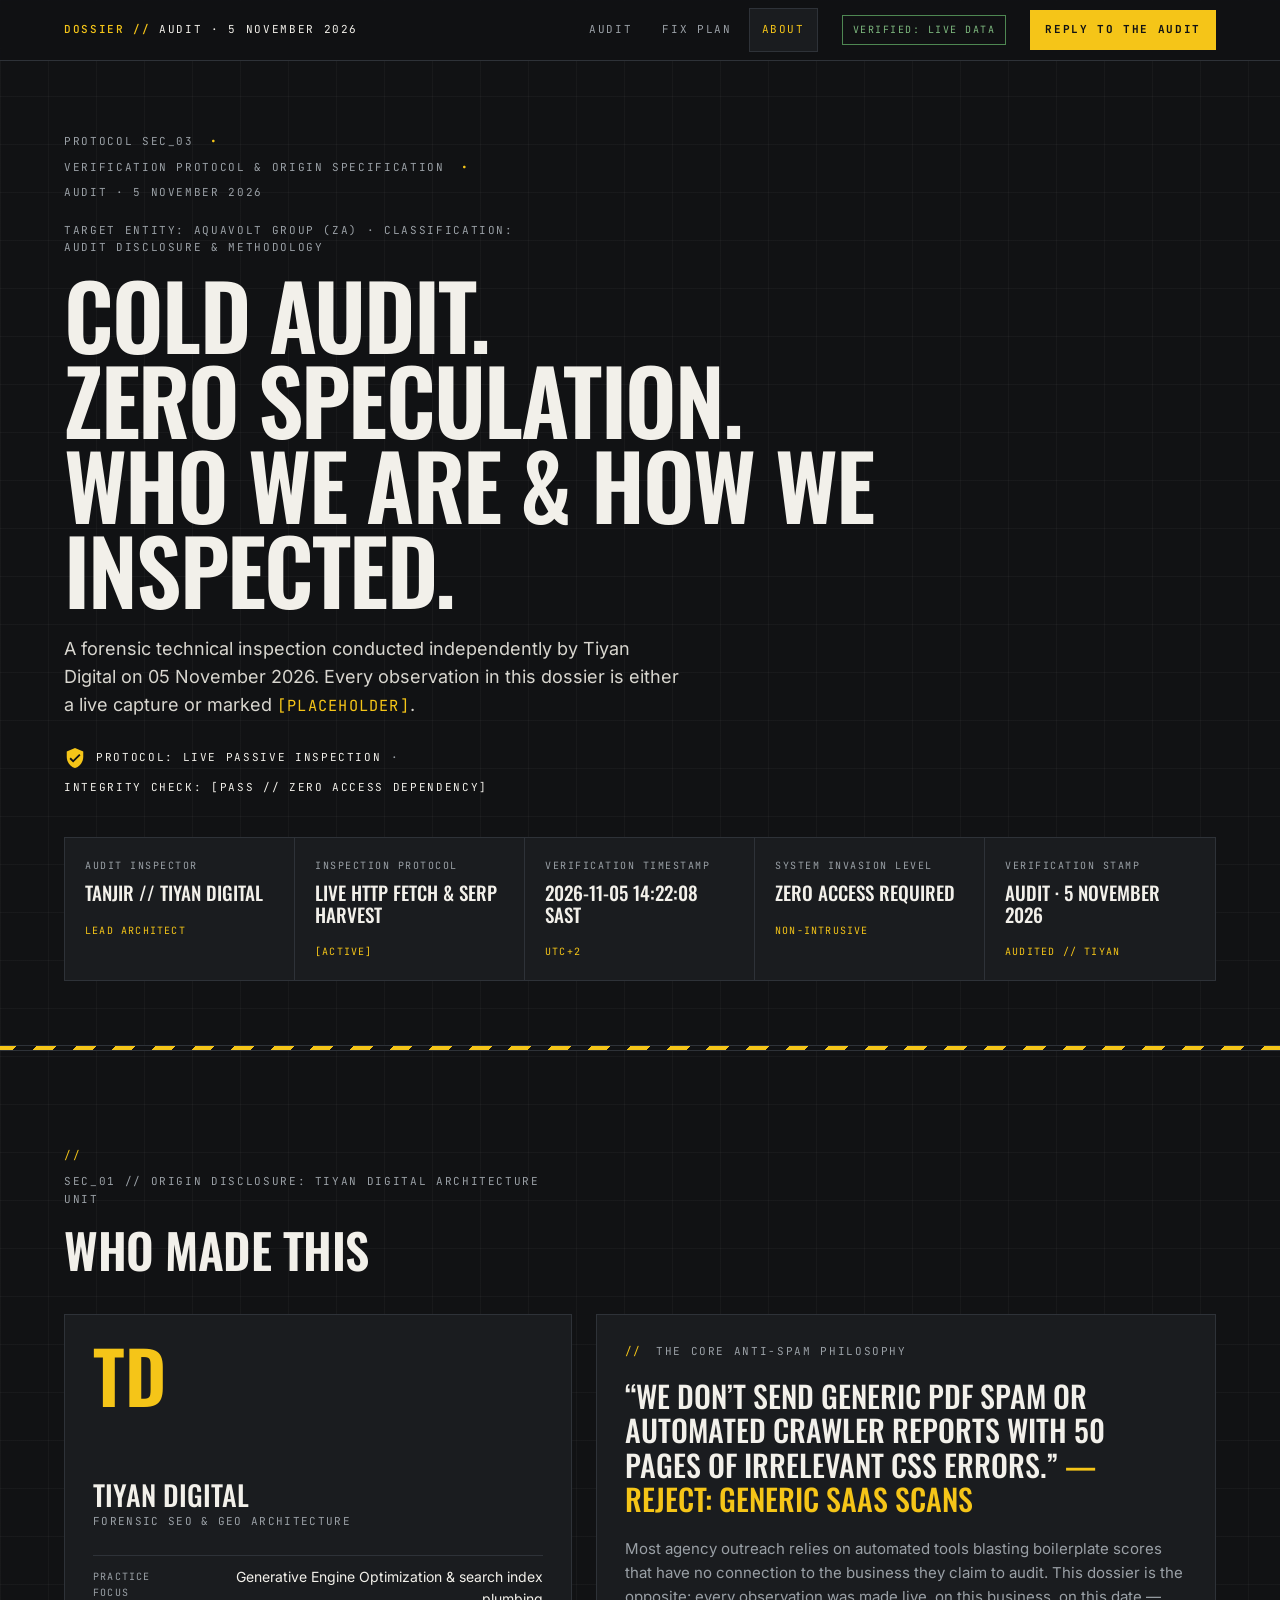
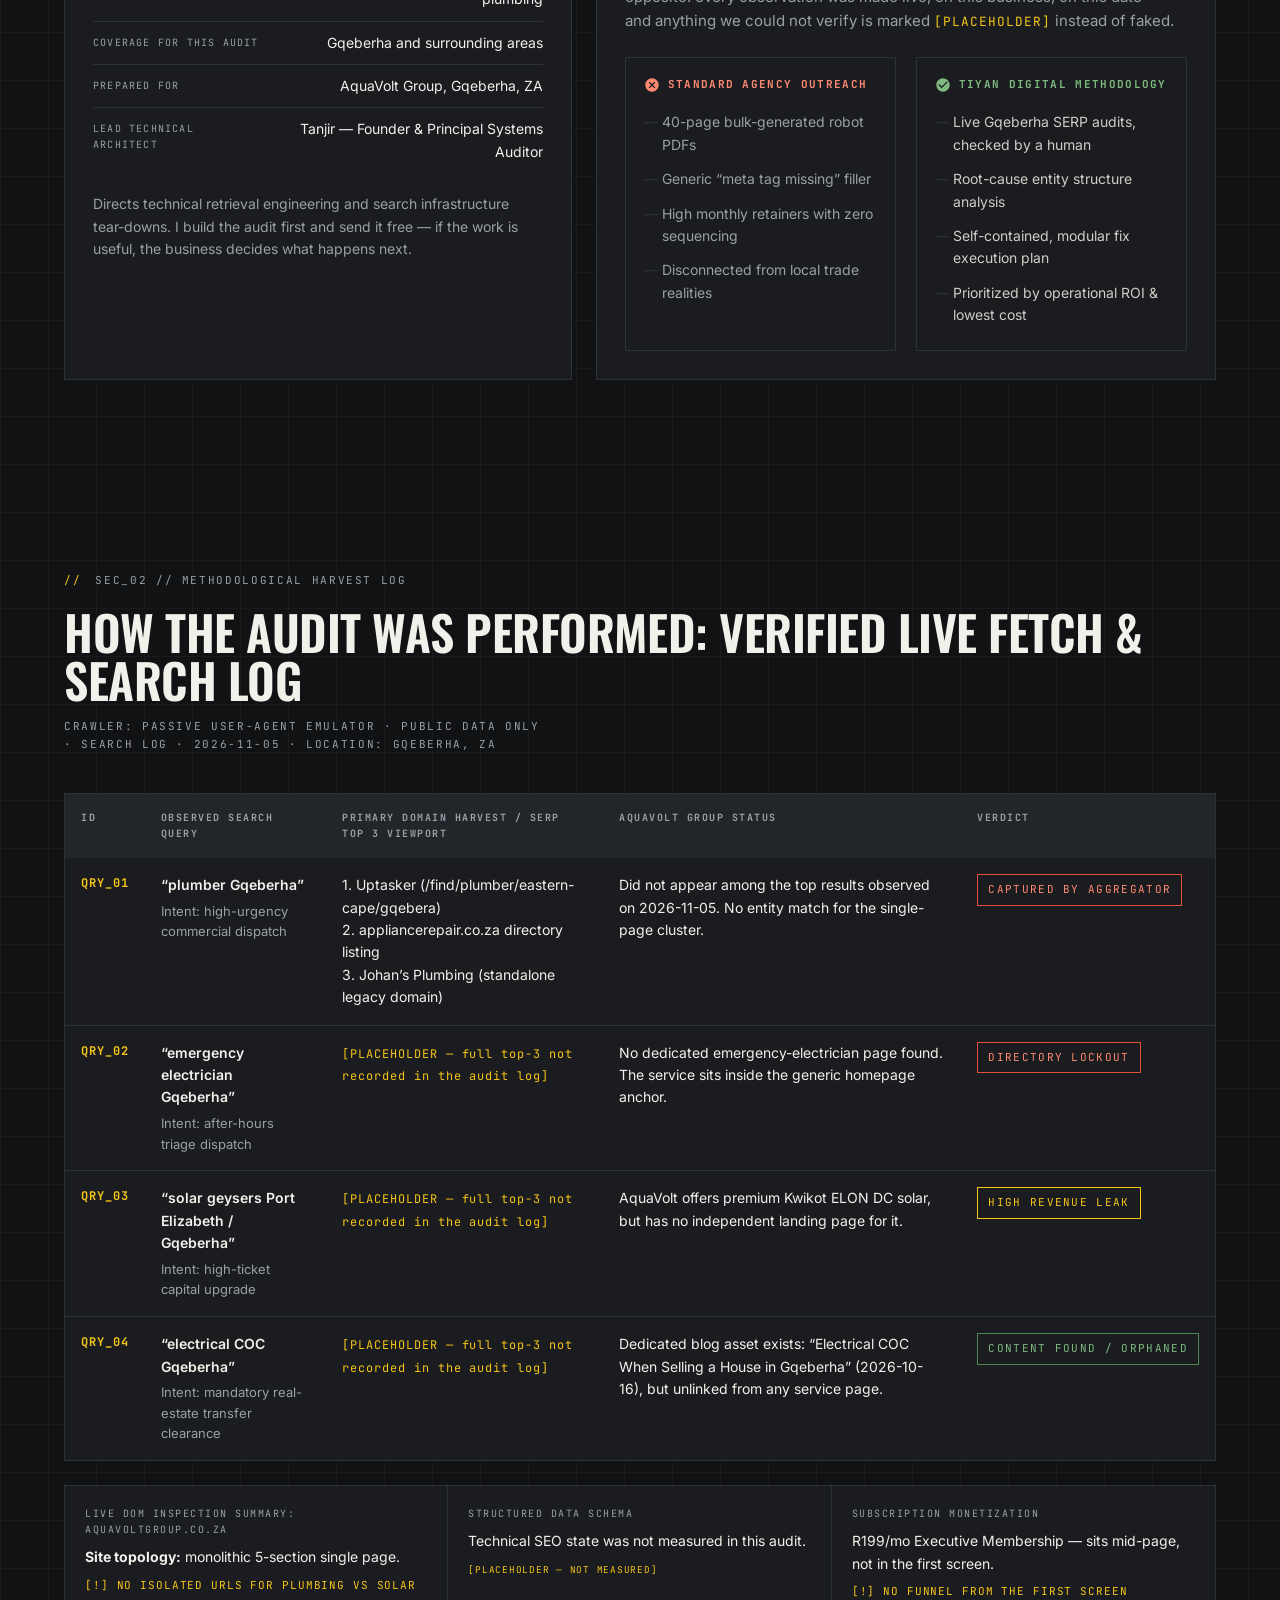
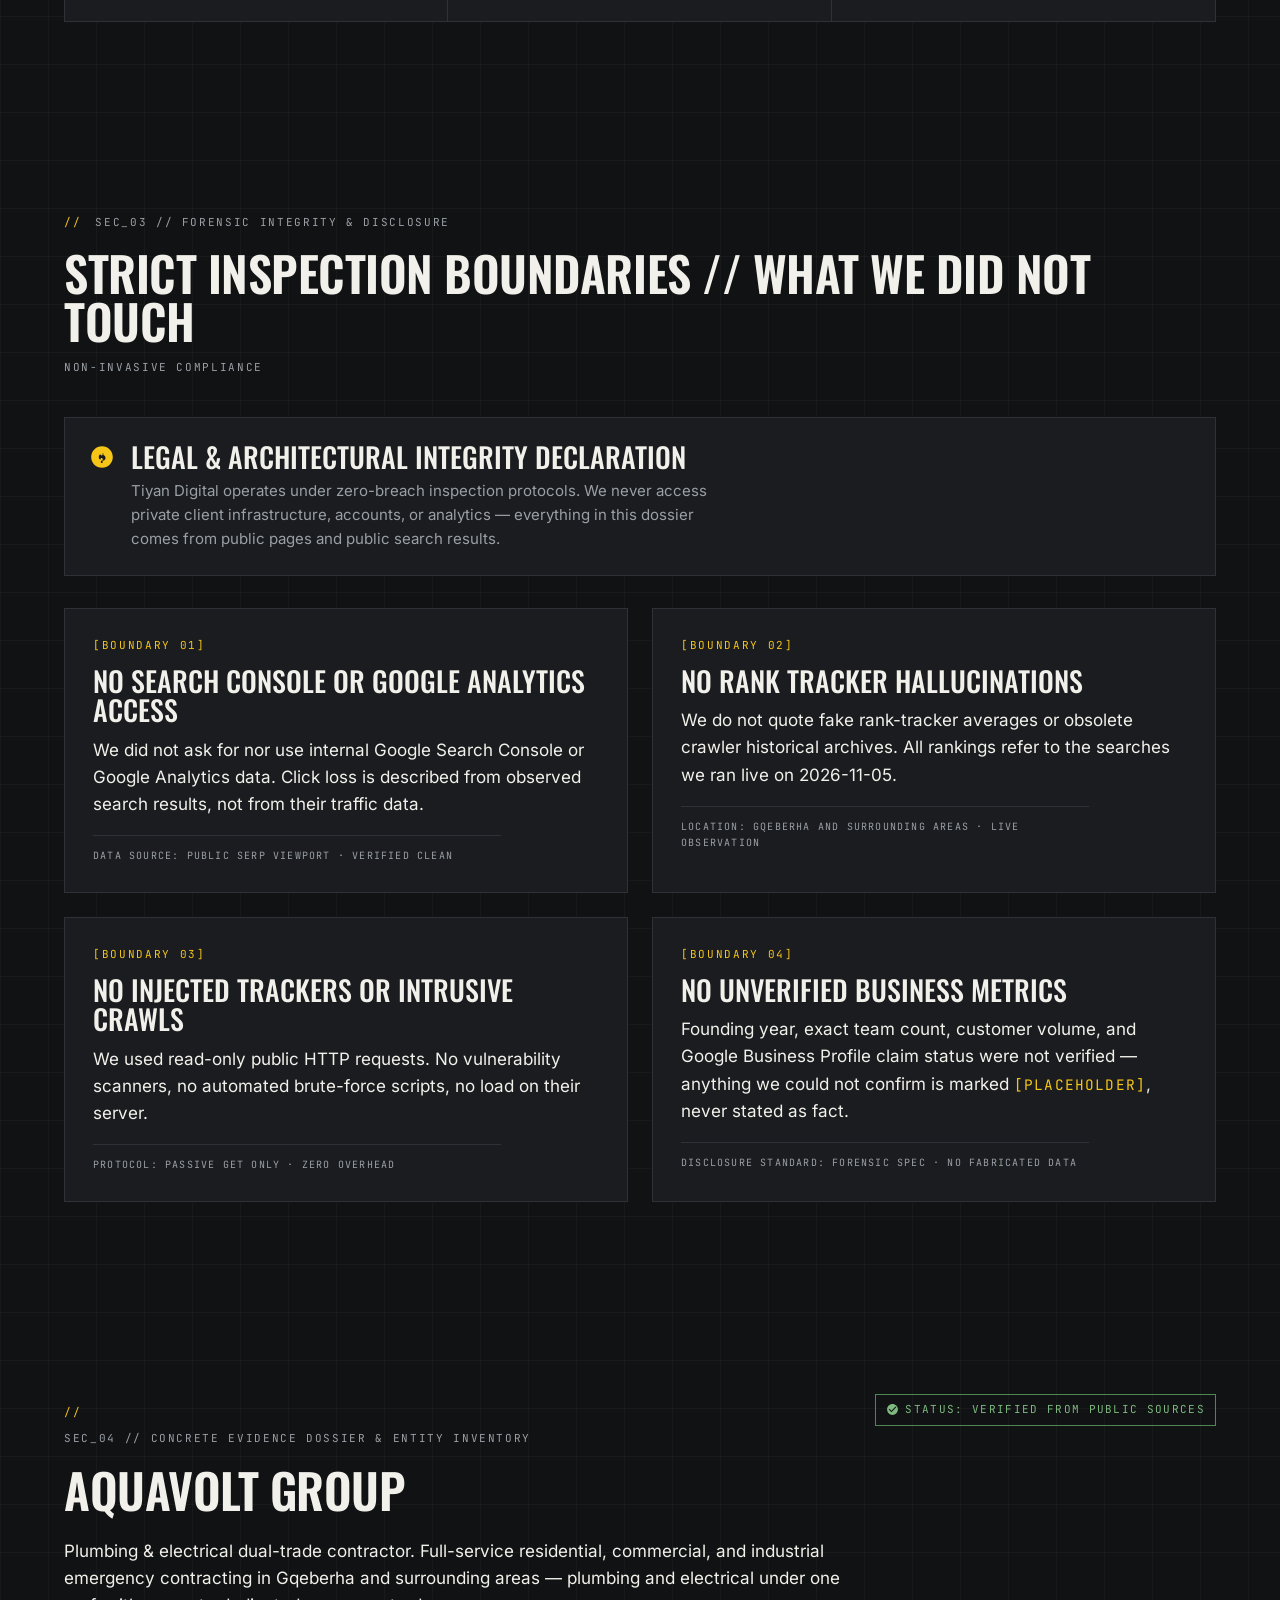
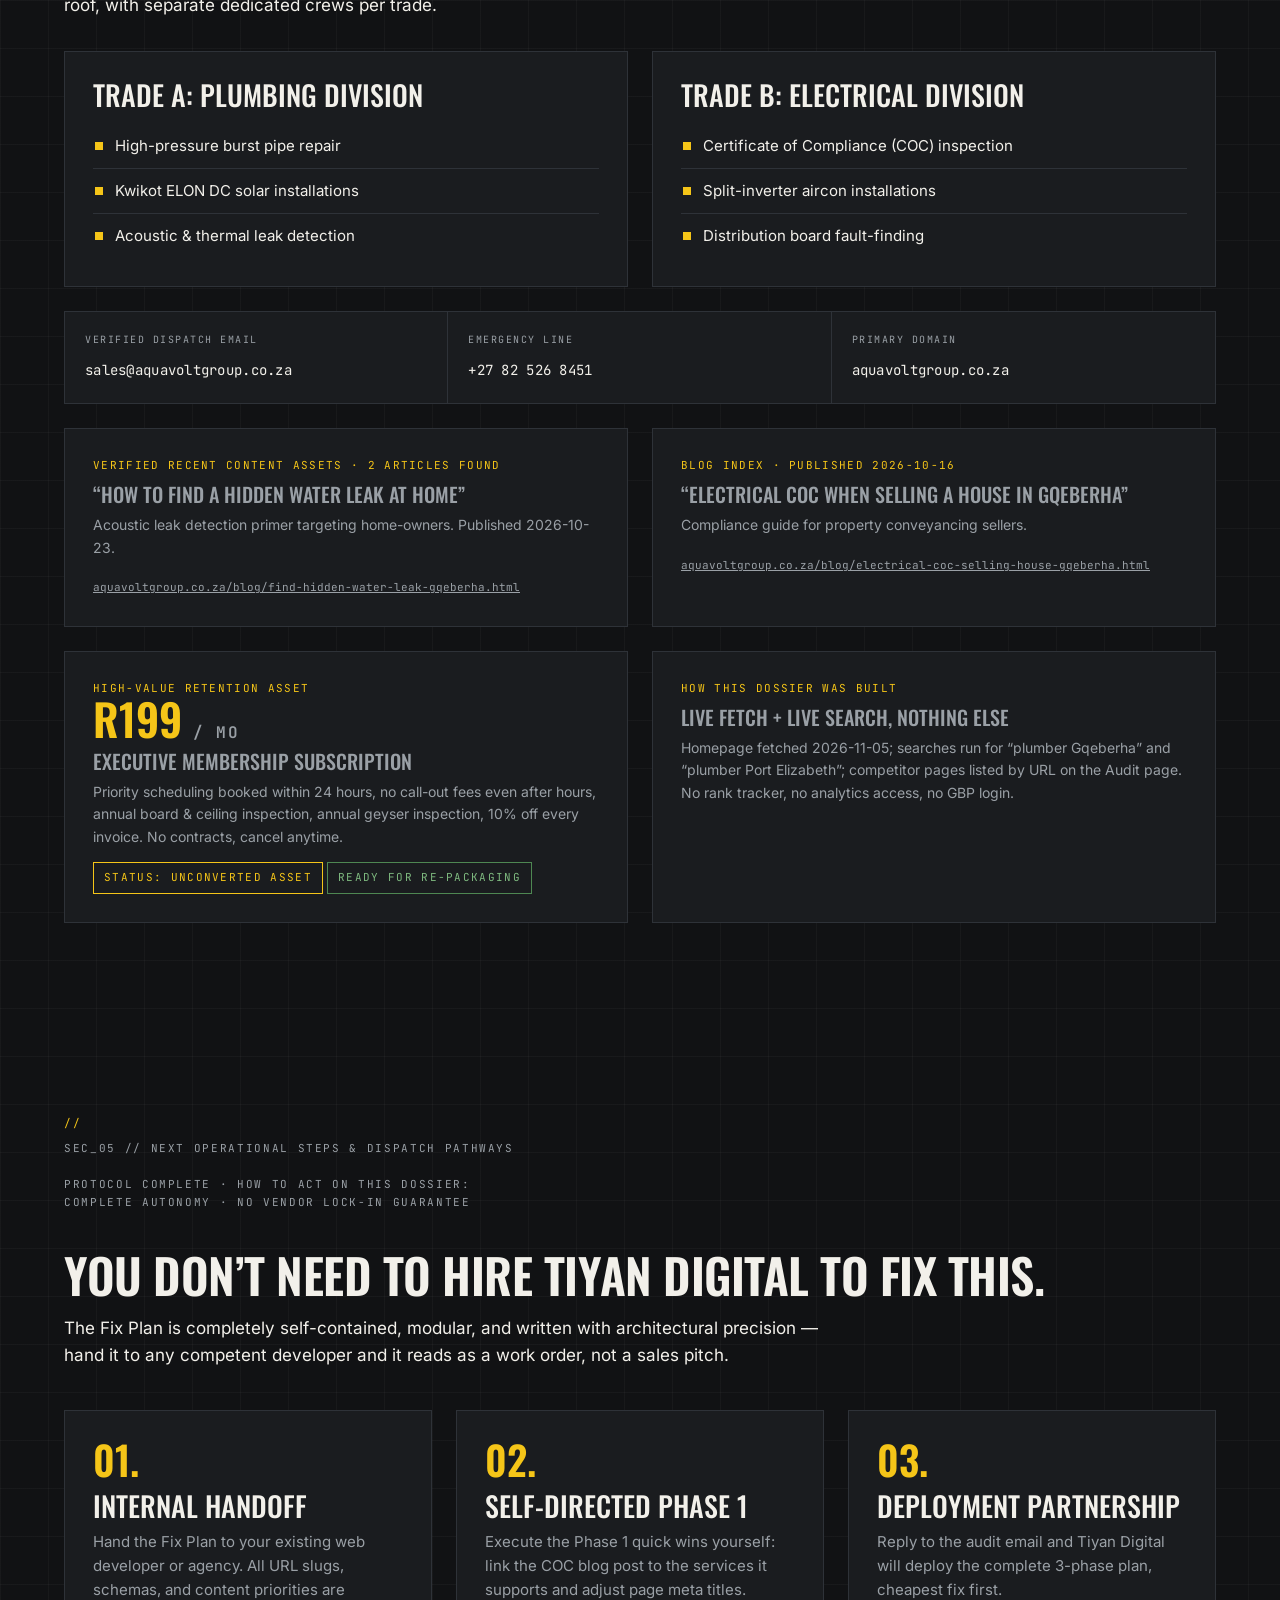
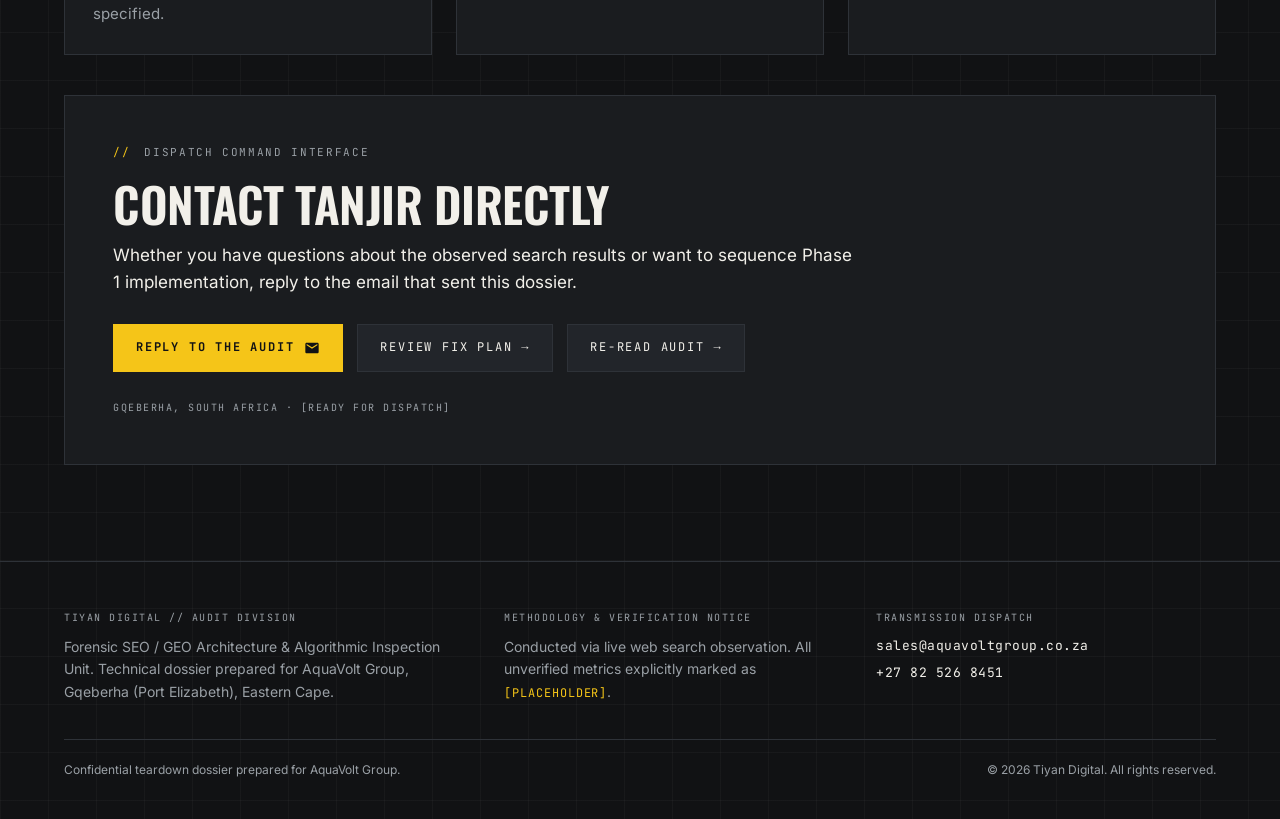
<file: about.html>
<!DOCTYPE html>
<html lang="en-ZA">
<head>
<meta charset="utf-8">
<meta name="viewport" content="width=device-width, initial-scale=1">
<title>About &amp; Verification — AquaVolt Group Teardown | Tiyan Digital</title>
<meta name="description" content="Who made the AquaVolt Group audit, how it was performed, what was not touched, and how to act on it. A cold audit with zero speculation.">
<link rel="stylesheet" href="style.css">
</head>
<body>
<a class="mono" href="#main" style="position:absolute;left:-9999px;top:0;background:#f5c518;color:#111214;padding:10px 16px;z-index:100;" onfocus="this.style.left='8px';this.style.top='8px';" onblur="this.style.left='-9999px';">Skip to content</a>

<header class="topbar">
  <div class="wrap">
    <span class="dossier-id"><b>DOSSIER //</b> AUDIT &middot; 5 NOVEMBER 2026 <span class="dossier-sub">&nbsp;|&nbsp; TIYAN DIGITAL &times; AQUAVOLT GROUP</span></span>
    <span class="sep" aria-hidden="true">|</span>
    <span class="dossier-id dossier-sub muted">AUDIT DATE: 2026-11-05 &middot; GQEBERHA, ZA</span>
    <nav class="topnav" aria-label="Dossier pages">
      <a href="index.html">Audit</a>
      <a href="fix-plan.html">Fix Plan</a>
      <a href="about.html" aria-current="page">About</a>
    </nav>
    <span class="tag-live">Verified: live data</span>
    <a class="btn btn-primary btn-sm" href="mailto:contact@tiyandegital.com?subject=Re%3A%20AquaVolt%20Group%20audit%20%E2%80%94%205%20November%202026">Reply to the audit</a>
  </div>
</header>

<main id="main">
  <!-- HERO -->
  <section class="hero" aria-labelledby="page-title">
    <div class="wrap">
      <p class="eyebrow reveal"><span>Protocol SEC_03</span><span class="dot" aria-hidden="true">&bull;</span><span>Verification protocol &amp; origin specification</span><span class="dot" aria-hidden="true">&bull;</span><span>Audit &middot; 5 November 2026</span></p>
      <p class="mono muted reveal" style="margin-bottom:14px;">Target entity: AquaVolt Group (ZA) &middot; Classification: Audit disclosure &amp; methodology</p>
      <h1 id="page-title">
        <span class="line-mask"><span class="line-inner">Cold audit.</span></span>
        <span class="line-mask"><span class="line-inner d1">Zero speculation.</span></span>
        <span class="line-mask"><span class="line-inner d2">Who we are &amp; how we inspected.</span></span>
      </h1>
      <p class="sub reveal reveal-d1">A forensic technical inspection conducted independently by Tiyan Digital on 05 November 2026. Every observation in this dossier is either a live capture or marked <span class="ph">[PLACEHOLDER]</span>.</p>
      <p class="reveal reveal-d2" style="display:flex;gap:10px;align-items:center;flex-wrap:wrap;margin-top:28px;">
        <svg width="22" height="22" viewBox="0 0 24 24" fill="currentColor" aria-hidden="true" style="color:var(--volt);"><path d="M12 1L3 5v6c0 5.55 3.84 10.74 9 12 5.16-1.26 9-6.45 9-12V5l-9-4zm-2 16l-4-4 1.41-1.41L10 14.17l6.59-6.59L18 9l-8 8z"/></svg>
        <span class="mono">Protocol: Live passive inspection</span>
        <span class="mono muted">&middot;</span>
        <span class="mono">Integrity check: [Pass // Zero access dependency]</span>
      </p>

      <div class="spec-sheet reveal reveal-d3" style="margin-top:40px;">
        <div class="spec-cell">
          <p class="s-label">Audit inspector</p>
          <p class="s-value">Tanjir // Tiyan Digital</p>
          <p class="s-sub">Lead architect</p>
        </div>
        <div class="spec-cell">
          <p class="s-label">Inspection protocol</p>
          <p class="s-value">Live HTTP fetch &amp; SERP harvest</p>
          <p class="s-sub">[Active]</p>
        </div>
        <div class="spec-cell">
          <p class="s-label">Verification timestamp</p>
          <p class="s-value">2026-11-05 14:22:08 SAST</p>
          <p class="s-sub">UTC+2</p>
        </div>
        <div class="spec-cell">
          <p class="s-label">System invasion level</p>
          <p class="s-value">Zero access required</p>
          <p class="s-sub">Non-intrusive</p>
        </div>
        <div class="spec-cell">
          <p class="s-label">Verification stamp</p>
          <p class="s-value">Audit &middot; 5 November 2026</p>
          <p class="s-sub">Audited // Tiyan</p>
        </div>
      </div>
    </div>
  </section>

  <!-- Hazard stripe: the single permitted use on this page -->
  <div class="hazard" aria-hidden="true"></div>

  <!-- SEC_01 ORIGIN DISCLOSURE -->
  <section aria-labelledby="origin-title">
    <div class="wrap">
      <div class="sec-head reveal">
        <p class="sec-label">SEC_01 // Origin disclosure: Tiyan Digital architecture unit</p>
        <h2 id="origin-title">Who made this</h2>
      </div>
      <div class="origin-grid">
        <article class="panel origin-id reveal">
          <p class="td-mark" aria-hidden="true">TD</p>
          <h3>Tiyan Digital</h3>
          <p class="role">Forensic SEO &amp; GEO architecture</p>
          <dl>
            <div><dt>Practice focus</dt><dd>Generative Engine Optimization &amp; search index plumbing</dd></div>
            <div><dt>Coverage for this audit</dt><dd>Gqeberha and surrounding areas</dd></div>
            <div><dt>Prepared for</dt><dd>AquaVolt Group, Gqeberha, ZA</dd></div>
            <div><dt>Lead technical architect</dt><dd>Tanjir &mdash; Founder &amp; Principal Systems Auditor</dd></div>
          </dl>
          <p style="font-size:14px;color:var(--muted);margin:20px 0 0;">Directs technical retrieval engineering and search infrastructure tear-downs. I build the audit first and send it free &mdash; if the work is useful, the business decides what happens next.</p>
        </article>
        <article class="panel philosophy reveal reveal-d1">
          <p class="sec-label">The core anti-spam philosophy</p>
          <blockquote>&ldquo;We don&rsquo;t send generic PDF spam or automated crawler reports with 50 pages of irrelevant CSS errors.&rdquo; <span>&mdash; Reject: generic SaaS scans</span></blockquote>
          <p style="font-size:15px;color:var(--muted);">Most agency outreach relies on automated tools blasting boilerplate scores that have no connection to the business they claim to audit. This dossier is the opposite: every observation was made live, on this business, on this date &mdash; and anything we could not verify is marked <span class="ph">[PLACEHOLDER]</span> instead of faked.</p>
          <div class="vs-grid" style="margin-top:24px;">
            <div class="vs-col bad">
              <h4><svg viewBox="0 0 24 24" fill="currentColor" aria-hidden="true"><path d="M12 2C6.47 2 2 6.47 2 12s4.47 10 10 10 10-4.47 10-10S17.53 2 12 2zm5 13.59L15.59 17 12 13.41 8.41 17 7 15.59 10.59 12 7 8.41 8.41 7 12 10.59 15.59 7 17 8.41 13.41 12 17 15.59z"/></svg>Standard agency outreach</h4>
              <ul>
                <li>40-page bulk-generated robot PDFs</li>
                <li>Generic &ldquo;meta tag missing&rdquo; filler</li>
                <li>High monthly retainers with zero sequencing</li>
                <li>Disconnected from local trade realities</li>
              </ul>
            </div>
            <div class="vs-col good">
              <h4><svg viewBox="0 0 24 24" fill="currentColor" aria-hidden="true"><path d="M12 2C6.48 2 2 6.48 2 12s4.48 10 10 10 10-4.48 10-10S17.52 2 12 2zm-2 15l-5-5 1.41-1.41L10 14.17l7.59-7.59L19 8l-9 9z"/></svg>Tiyan Digital methodology</h4>
              <ul>
                <li>Live Gqeberha SERP audits, checked by a human</li>
                <li>Root-cause entity structure analysis</li>
                <li>Self-contained, modular fix execution plan</li>
                <li>Prioritized by operational ROI &amp; lowest cost</li>
              </ul>
            </div>
          </div>
        </article>
      </div>
    </div>
  </section>

  <!-- SEC_02 HARVEST LOG -->
  <section aria-labelledby="harvest-title">
    <div class="wrap">
      <div class="sec-head reveal">
        <p class="sec-label">SEC_02 // Methodological harvest log</p>
        <h2 id="harvest-title">How the audit was performed: verified live fetch &amp; search log</h2>
        <p class="mono muted">Crawler: passive user-agent emulator &middot; Public data only &middot; Search log &middot; 2026-11-05 &middot; Location: Gqeberha, ZA</p>
      </div>
      <div class="harvest reveal">
        <table>
          <thead>
            <tr>
              <th scope="col">ID</th>
              <th scope="col">Observed search query</th>
              <th scope="col">Primary domain harvest / SERP top 3 viewport</th>
              <th scope="col">AquaVolt Group status</th>
              <th scope="col">Verdict</th>
            </tr>
          </thead>
          <tbody>
            <tr>
              <th scope="row">QRY_01</th>
              <td><span class="q">&ldquo;plumber Gqeberha&rdquo;</span><span class="intent">Intent: high-urgency commercial dispatch</span></td>
              <td>1. Uptasker (/find/plumber/eastern-cape/gqebera)<br>2. appliancerepair.co.za directory listing<br>3. Johan&rsquo;s Plumbing (standalone legacy domain)</td>
              <td>Did not appear among the top results observed on 2026-11-05. No entity match for the single-page cluster.</td>
              <td><span class="chip chip-missing">Captured by aggregator</span></td>
            </tr>
            <tr>
              <th scope="row">QRY_02</th>
              <td><span class="q">&ldquo;emergency electrician Gqeberha&rdquo;</span><span class="intent">Intent: after-hours triage dispatch</span></td>
              <td><span class="ph">[PLACEHOLDER &mdash; full top-3 not recorded in the audit log]</span></td>
              <td>No dedicated emergency-electrician page found. The service sits inside the generic homepage anchor.</td>
              <td><span class="chip chip-missing">Directory lockout</span></td>
            </tr>
            <tr>
              <th scope="row">QRY_03</th>
              <td><span class="q">&ldquo;solar geysers Port Elizabeth / Gqeberha&rdquo;</span><span class="intent">Intent: high-ticket capital upgrade</span></td>
              <td><span class="ph">[PLACEHOLDER &mdash; full top-3 not recorded in the audit log]</span></td>
              <td>AquaVolt offers premium Kwikot ELON DC solar, but has no independent landing page for it.</td>
              <td><span class="chip chip-partial">High revenue leak</span></td>
            </tr>
            <tr>
              <th scope="row">QRY_04</th>
              <td><span class="q">&ldquo;electrical COC Gqeberha&rdquo;</span><span class="intent">Intent: mandatory real-estate transfer clearance</span></td>
              <td><span class="ph">[PLACEHOLDER &mdash; full top-3 not recorded in the audit log]</span></td>
              <td>Dedicated blog asset exists: &ldquo;Electrical COC When Selling a House in Gqeberha&rdquo; (2026-10-16), but unlinked from any service page.</td>
              <td><span class="chip chip-found">Content found / orphaned</span></td>
            </tr>
          </tbody>
        </table>
      </div>
      <div class="dom-strip reveal">
        <div class="dom-cell">
          <p class="d-label">Live DOM inspection summary: aquavoltgroup.co.za</p>
          <p><b>Site topology:</b> monolithic 5-section single page.</p>
          <span class="flag">[!] No isolated URLs for plumbing vs solar</span>
        </div>
        <div class="dom-cell">
          <p class="d-label">Structured data schema</p>
          <p>Technical SEO state was not measured in this audit.</p>
          <span class="flag"><span class="ph">[PLACEHOLDER &mdash; not measured]</span></span>
        </div>
        <div class="dom-cell">
          <p class="d-label">Subscription monetization</p>
          <p>R199/mo Executive Membership &mdash; sits mid-page, not in the first screen.</p>
          <span class="flag">[!] No funnel from the first screen</span>
        </div>
      </div>
    </div>
  </section>

  <!-- SEC_03 INTEGRITY -->
  <section aria-labelledby="integrity-title">
    <div class="wrap">
      <div class="sec-head reveal">
        <p class="sec-label">SEC_03 // Forensic integrity &amp; disclosure</p>
        <h2 id="integrity-title">Strict inspection boundaries // What we did not touch</h2>
        <p class="mono muted">Non-invasive compliance</p>
      </div>
      <div class="declaration reveal">
        <svg viewBox="0 0 24 24" fill="currentColor" aria-hidden="true"><path d="M12 2C6.48 2 2 6.48 2 12s4.48 10 10 10 10-4.48 10-10S17.52 2 12 2zm-1 14.5v-1.79c-1.15-.3-2-1.34-2-2.71 0-1.54 1.21-2.79 2.75-2.96V8.5h1.5v1.54c1.15.3 2 1.34 2 2.71 0 1.54-1.21 2.79-2.75 2.96v1.79h-1.5zm.75-8.5c-.69 0-1.25.56-1.25 1.25S10.81 10.5 11.5 10.5s1.25-.56 1.25-1.25S12.19 8 11.5 8zm0 5c-.69 0-1.25.56-1.25 1.25S10.81 15.5 11.5 15.5s1.25-.56 1.25-1.25S12.19 13 11.5 13z"/></svg>
        <div>
          <h3>Legal &amp; architectural integrity declaration</h3>
          <p>Tiyan Digital operates under zero-breach inspection protocols. We never access private client infrastructure, accounts, or analytics &mdash; everything in this dossier comes from public pages and public search results.</p>
        </div>
      </div>
      <div class="boundaries">
        <article class="panel boundary reveal">
          <p class="b-id">[Boundary 01]</p>
          <h3>No Search Console or Google Analytics access</h3>
          <p>We did not ask for nor use internal Google Search Console or Google Analytics data. Click loss is described from observed search results, not from their traffic data.</p>
          <p class="b-src">Data source: public SERP viewport &middot; Verified clean</p>
        </article>
        <article class="panel boundary reveal reveal-d1">
          <p class="b-id">[Boundary 02]</p>
          <h3>No rank tracker hallucinations</h3>
          <p>We do not quote fake rank-tracker averages or obsolete crawler historical archives. All rankings refer to the searches we ran live on 2026-11-05.</p>
          <p class="b-src">Location: Gqeberha and surrounding areas &middot; Live observation</p>
        </article>
        <article class="panel boundary reveal">
          <p class="b-id">[Boundary 03]</p>
          <h3>No injected trackers or intrusive crawls</h3>
          <p>We used read-only public HTTP requests. No vulnerability scanners, no automated brute-force scripts, no load on their server.</p>
          <p class="b-src">Protocol: passive GET only &middot; Zero overhead</p>
        </article>
        <article class="panel boundary reveal reveal-d1">
          <p class="b-id">[Boundary 04]</p>
          <h3>No unverified business metrics</h3>
          <p>Founding year, exact team count, customer volume, and Google Business Profile claim status were not verified &mdash; anything we could not confirm is marked <span class="ph">[PLACEHOLDER]</span>, never stated as fact.</p>
          <p class="b-src">Disclosure standard: forensic spec &middot; No fabricated data</p>
        </article>
      </div>
    </div>
  </section>

  <!-- SEC_04 EVIDENCE DOSSIER -->
  <section aria-labelledby="evidence-title">
    <div class="wrap">
      <div class="entity-head reveal">
        <div>
          <p class="sec-label">SEC_04 // Concrete evidence dossier &amp; entity inventory</p>
          <h2 id="evidence-title">AquaVolt Group</h2>
        </div>
        <span class="chip chip-found"><svg viewBox="0 0 24 24" fill="currentColor" aria-hidden="true"><path d="M12 2C6.48 2 2 6.48 2 12s4.48 10 10 10 10-4.48 10-10S17.52 2 12 2zm-2 15l-5-5 1.41-1.41L10 14.17l7.59-7.59L19 8l-9 9z"/></svg>Status: verified from public sources</span>
      </div>
      <p class="reveal" style="max-width:72ch;">Plumbing &amp; electrical dual-trade contractor. Full-service residential, commercial, and industrial emergency contracting in Gqeberha and surrounding areas &mdash; plumbing and electrical under one roof, with separate dedicated crews per trade.</p>

      <div class="trades" style="margin-top:32px;">
        <article class="panel trade reveal">
          <h3>Trade A: Plumbing division</h3>
          <ul>
            <li>High-pressure burst pipe repair</li>
            <li>Kwikot ELON DC solar installations</li>
            <li>Acoustic &amp; thermal leak detection</li>
          </ul>
        </article>
        <article class="panel trade reveal reveal-d1">
          <h3>Trade B: Electrical division</h3>
          <ul>
            <li>Certificate of Compliance (COC) inspection</li>
            <li>Split-inverter aircon installations</li>
            <li>Distribution board fault-finding</li>
          </ul>
        </article>
      </div>

      <div class="contact-strip reveal">
        <div class="c-cell">
          <p class="c-label">Verified dispatch email</p>
          <a href="mailto:sales@aquavoltgroup.co.za">sales@aquavoltgroup.co.za</a>
        </div>
        <div class="c-cell">
          <p class="c-label">Emergency line</p>
          <a href="tel:+27825268451">+27 82 526 8451</a>
        </div>
        <div class="c-cell">
          <p class="c-label">Primary domain</p>
          <a href="https://www.aquavoltgroup.co.za/" target="_blank" rel="noopener">aquavoltgroup.co.za</a>
        </div>
      </div>

      <div class="assets">
        <article class="panel asset reveal">
          <p class="a-date">Verified recent content assets &middot; <span data-count="2">2</span> articles found</p>
          <p class="a-title">&ldquo;How to find a hidden water leak at home&rdquo;</p>
          <p>Acoustic leak detection primer targeting home-owners. Published 2026-10-23.</p>
          <p style="margin-top:16px;"><a class="ev-url" style="font-family:var(--mono);font-size:11px;color:var(--muted);word-break:break-all;" href="https://aquavoltgroup.co.za/blog/find-hidden-water-leak-gqeberha.html" target="_blank" rel="noopener">aquavoltgroup.co.za/blog/find-hidden-water-leak-gqeberha.html</a></p>
        </article>
        <article class="panel asset reveal reveal-d1">
          <p class="a-date">Blog index &middot; Published 2026-10-16</p>
          <p class="a-title">&ldquo;Electrical COC when selling a house in Gqeberha&rdquo;</p>
          <p>Compliance guide for property conveyancing sellers.</p>
          <p style="margin-top:16px;"><a class="ev-url" style="font-family:var(--mono);font-size:11px;color:var(--muted);word-break:break-all;" href="https://aquavoltgroup.co.za/blog/electrical-coc-selling-house-gqeberha.html" target="_blank" rel="noopener">aquavoltgroup.co.za/blog/electrical-coc-selling-house-gqeberha.html</a></p>
        </article>
        <article class="panel asset reveal">
          <p class="a-date">High-value retention asset</p>
          <p class="a-price">R199 <small>/ MO</small></p>
          <p class="a-title">Executive Membership subscription</p>
          <p>Priority scheduling booked within 24 hours, no call-out fees even after hours, annual board &amp; ceiling inspection, annual geyser inspection, 10% off every invoice. No contracts, cancel anytime.</p>
          <p style="margin-top:14px;"><span class="chip chip-partial">Status: unconverted asset</span> <span class="chip chip-found">Ready for re-packaging</span></p>
        </article>
        <article class="panel asset reveal reveal-d1">
          <p class="a-date">How this dossier was built</p>
          <p class="a-title">Live fetch + live search, nothing else</p>
          <p>Homepage fetched 2026-11-05; searches run for &ldquo;plumber Gqeberha&rdquo; and &ldquo;plumber Port Elizabeth&rdquo;; competitor pages listed by URL on the Audit page. No rank tracker, no analytics access, no GBP login.</p>
        </article>
      </div>
    </div>
  </section>

  <!-- SEC_05 NEXT STEPS -->
  <section aria-labelledby="next-title">
    <div class="wrap">
      <div class="sec-head reveal">
        <p class="sec-label">SEC_05 // Next operational steps &amp; dispatch pathways</p>
        <p class="mono muted">Protocol complete &middot; How to act on this dossier: complete autonomy &middot; No vendor lock-in guarantee</p>
      </div>
      <h2 id="next-title" class="reveal" style="margin-bottom:16px;">You don&rsquo;t need to hire Tiyan Digital to fix this.</h2>
      <p class="reveal" style="max-width:72ch;">The Fix Plan is completely self-contained, modular, and written with architectural precision &mdash; hand it to any competent developer and it reads as a work order, not a sales pitch.</p>
      <div class="steps" style="margin-top:40px;">
        <article class="panel step reveal">
          <p class="s-num">01.</p>
          <h3>Internal handoff</h3>
          <p>Hand the Fix Plan to your existing web developer or agency. All URL slugs, schemas, and content priorities are specified.</p>
        </article>
        <article class="panel step reveal reveal-d1">
          <p class="s-num">02.</p>
          <h3>Self-directed Phase 1</h3>
          <p>Execute the Phase 1 quick wins yourself: link the COC blog post to the services it supports and adjust page meta titles.</p>
        </article>
        <article class="panel step reveal reveal-d2">
          <p class="s-num">03.</p>
          <h3>Deployment partnership</h3>
          <p>Reply to the audit email and Tiyan Digital will deploy the complete 3-phase plan, cheapest fix first.</p>
        </article>
      </div>
      <div class="cta-band reveal">
        <p class="sec-label">Dispatch command interface</p>
        <h2 style="margin-bottom:14px;">Contact Tanjir directly</h2>
        <p>Whether you have questions about the observed search results or want to sequence Phase 1 implementation, reply to the email that sent this dossier.</p>
        <div class="cta-row">
          <a class="btn btn-primary" href="mailto:contact@tiyandegital.com?subject=Re%3A%20AquaVolt%20Group%20audit%20%E2%80%94%205%20November%202026">Reply to the audit <svg viewBox="0 0 24 24" fill="currentColor" aria-hidden="true"><path d="M20 4H4c-1.1 0-1.99.9-1.99 2L2 18c0 1.1.9 2 2 2h16c1.1 0 2-.9 2-2V6c0-1.1-.9-2-2-2zm0 4l-8 5-8-5V6l8 5 8-5v2z"/></svg></a>
          <a class="btn" href="fix-plan.html">Review fix plan &rarr;</a>
          <a class="btn" href="index.html">Re-read audit &rarr;</a>
        </div>
        <p class="compliance">Gqeberha, South Africa &middot; [Ready for dispatch]</p>
      </div>
    </div>
  </section>
</main>

<footer>
  <div class="wrap">
    <div class="foot-grid">
      <div>
        <p class="foot-label">Tiyan Digital // Audit division</p>
        <p>Forensic SEO / GEO Architecture &amp; Algorithmic Inspection Unit. Technical dossier prepared for AquaVolt Group, Gqeberha (Port Elizabeth), Eastern Cape.</p>
      </div>
      <div>
        <p class="foot-label">Methodology &amp; verification notice</p>
        <p>Conducted via live web search observation. All unverified metrics explicitly marked as <span class="ph">[PLACEHOLDER]</span>.</p>
      </div>
      <div>
        <p class="foot-label">Transmission dispatch</p>
        <p class="foot-contact">
          <a href="mailto:sales@aquavoltgroup.co.za">sales@aquavoltgroup.co.za</a>
          <a href="tel:+27825268451">+27 82 526 8451</a>
        </p>
      </div>
    </div>
    <div class="foot-base">
      <p>Confidential teardown dossier prepared for AquaVolt Group.</p>
      <p>&copy; 2026 Tiyan Digital. All rights reserved.</p>
    </div>
  </div>
</footer>

<nav class="bottomnav" aria-label="Dossier pages">
  <div class="bn-inner">
    <a href="index.html"><svg viewBox="0 0 24 24" fill="currentColor" aria-hidden="true"><path d="M9.5 11.5l1.5 1.5 3.5-3.5M10 3H4c-1.1 0-2 .9-2 2v14c0 1.1.9 2 2 2h16c1.1 0 2-.9 2-2V9l-6-6H6zm-1 16H7v-2h2v2zm0-4H7v-2h2v2zm4 4h-2v-2h2v2zm0-4h-2v-2h2v2z"/></svg>Audit</a>
    <a href="fix-plan.html"><svg viewBox="0 0 24 24" fill="currentColor" aria-hidden="true"><path d="M22.7 19l-9.1-9.1c.9-2.3.4-5-1.5-6.9-2-2-5-2.4-7.4-1.3L9 6 6 9 1.6 4.7C.4 7.1.9 10.1 2.9 12.1c1.9 1.9 4.6 2.4 6.9 1.5l9.1 9.1c.4.4 1 .4 1.4 0l2.3-2.3c.5-.4.5-1.1.1-1.4z"/></svg>Fix Plan</a>
    <a href="about.html" aria-current="page"><svg viewBox="0 0 24 24" fill="currentColor" aria-hidden="true"><path d="M12 2C6.48 2 2 6.48 2 12s4.48 10 10 10 10-4.48 10-10S17.52 2 12 2zm1 15h-2v-6h2v6zm0-8h-2V7h2v2z"/></svg>About</a>
  </div>
</nav>

<script src="app.js"></script>
</body>
</html>
</file>
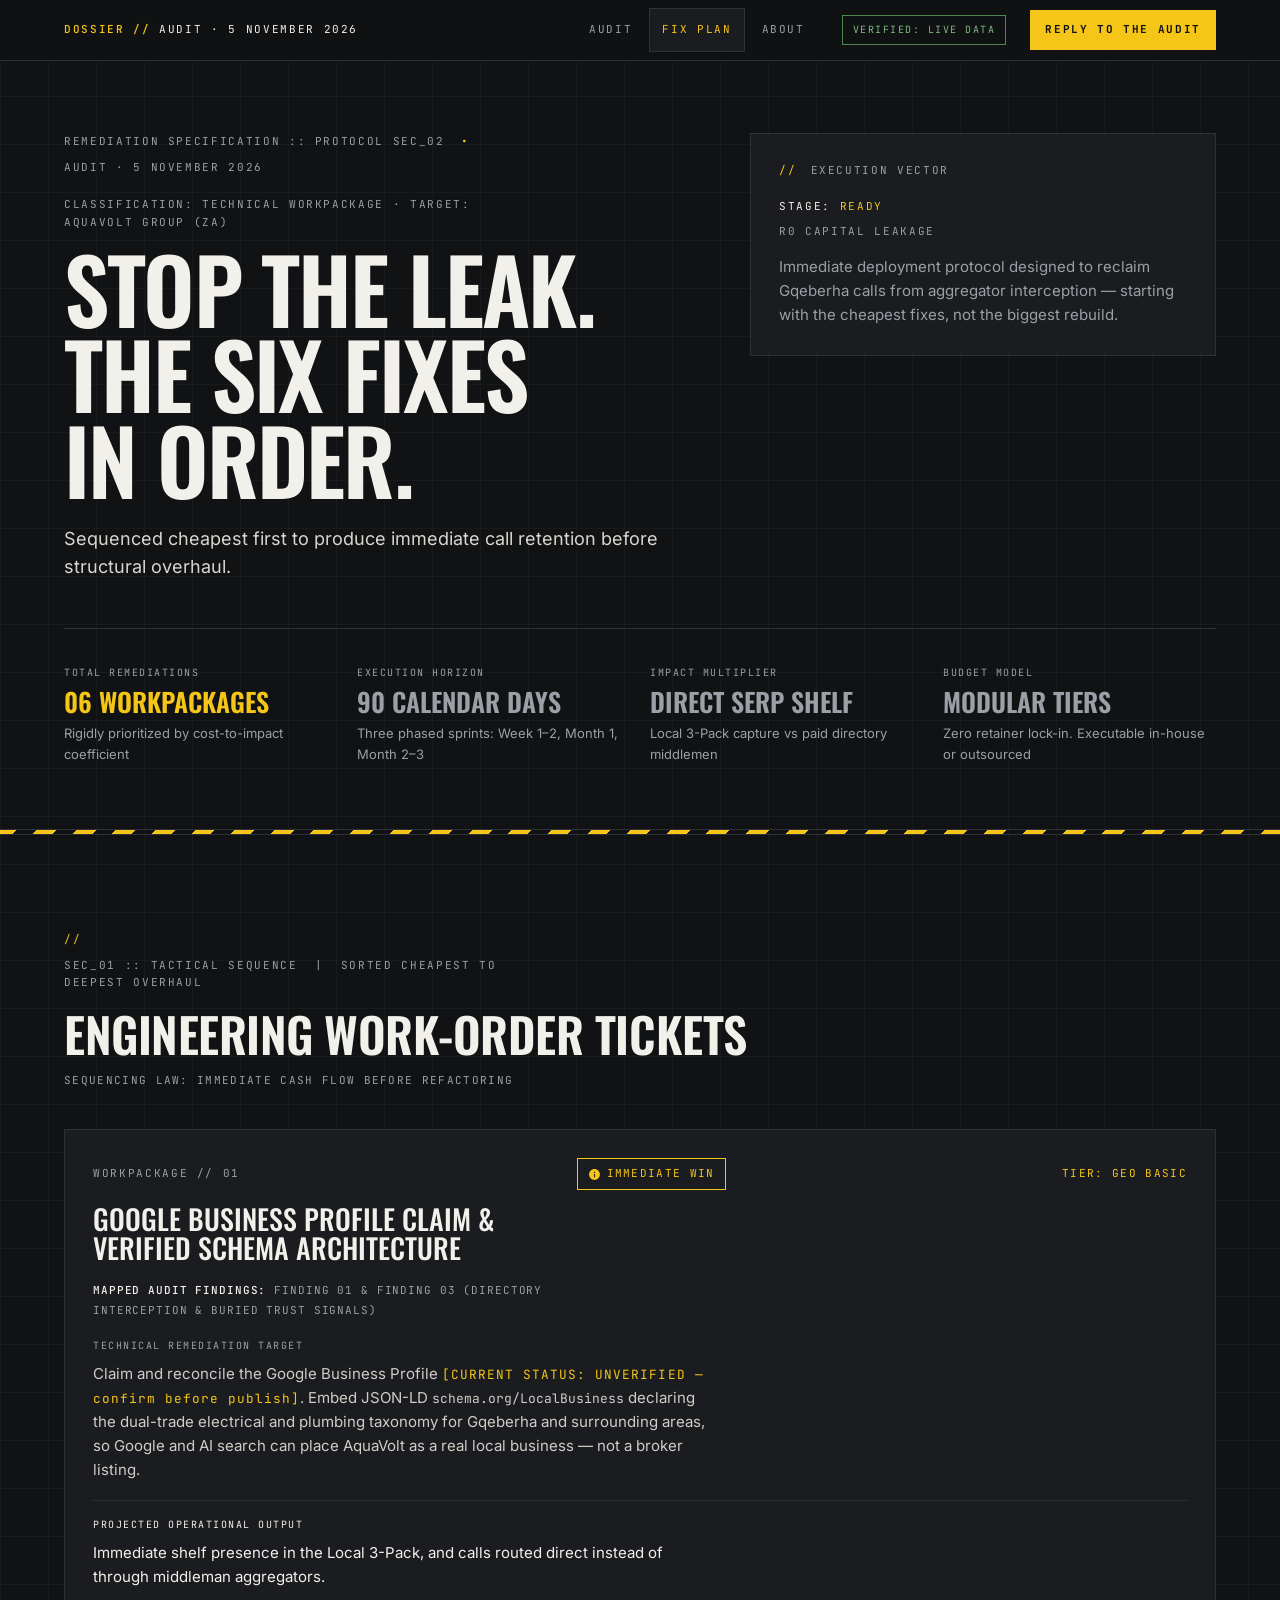
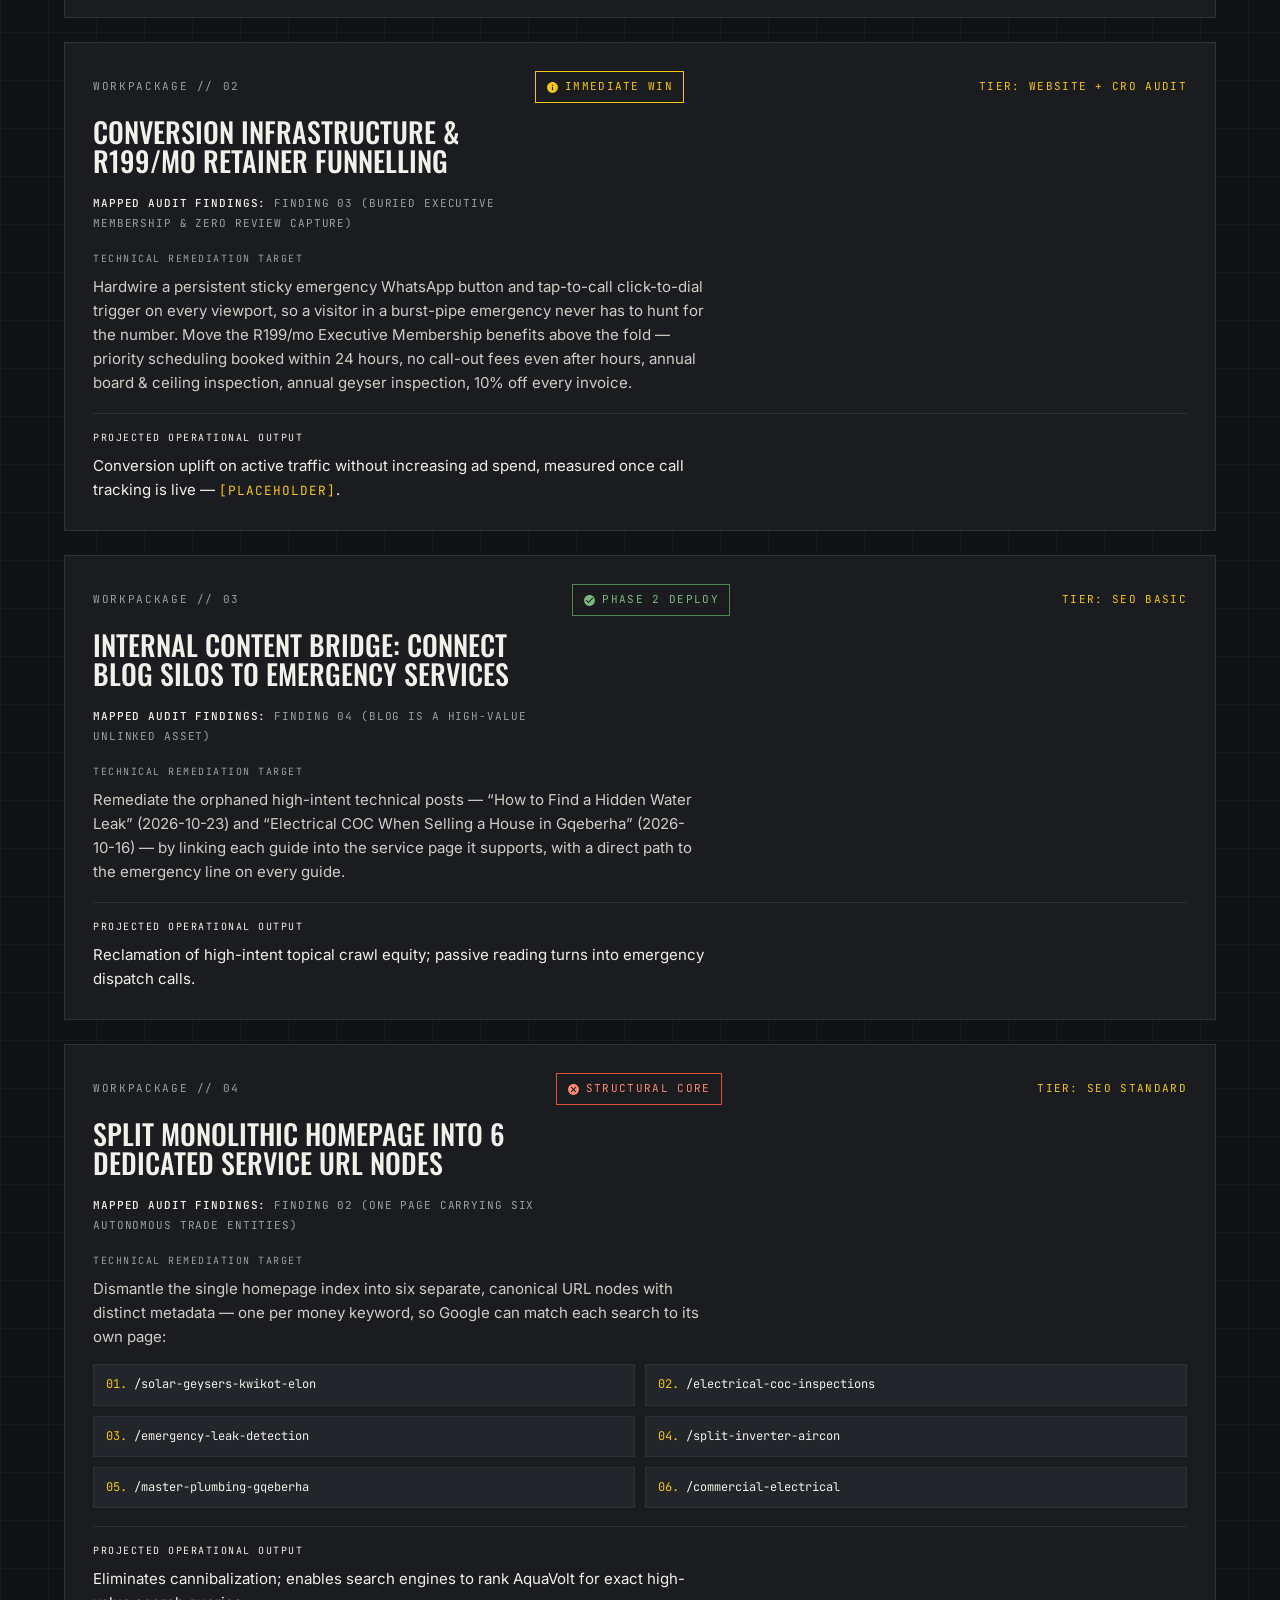
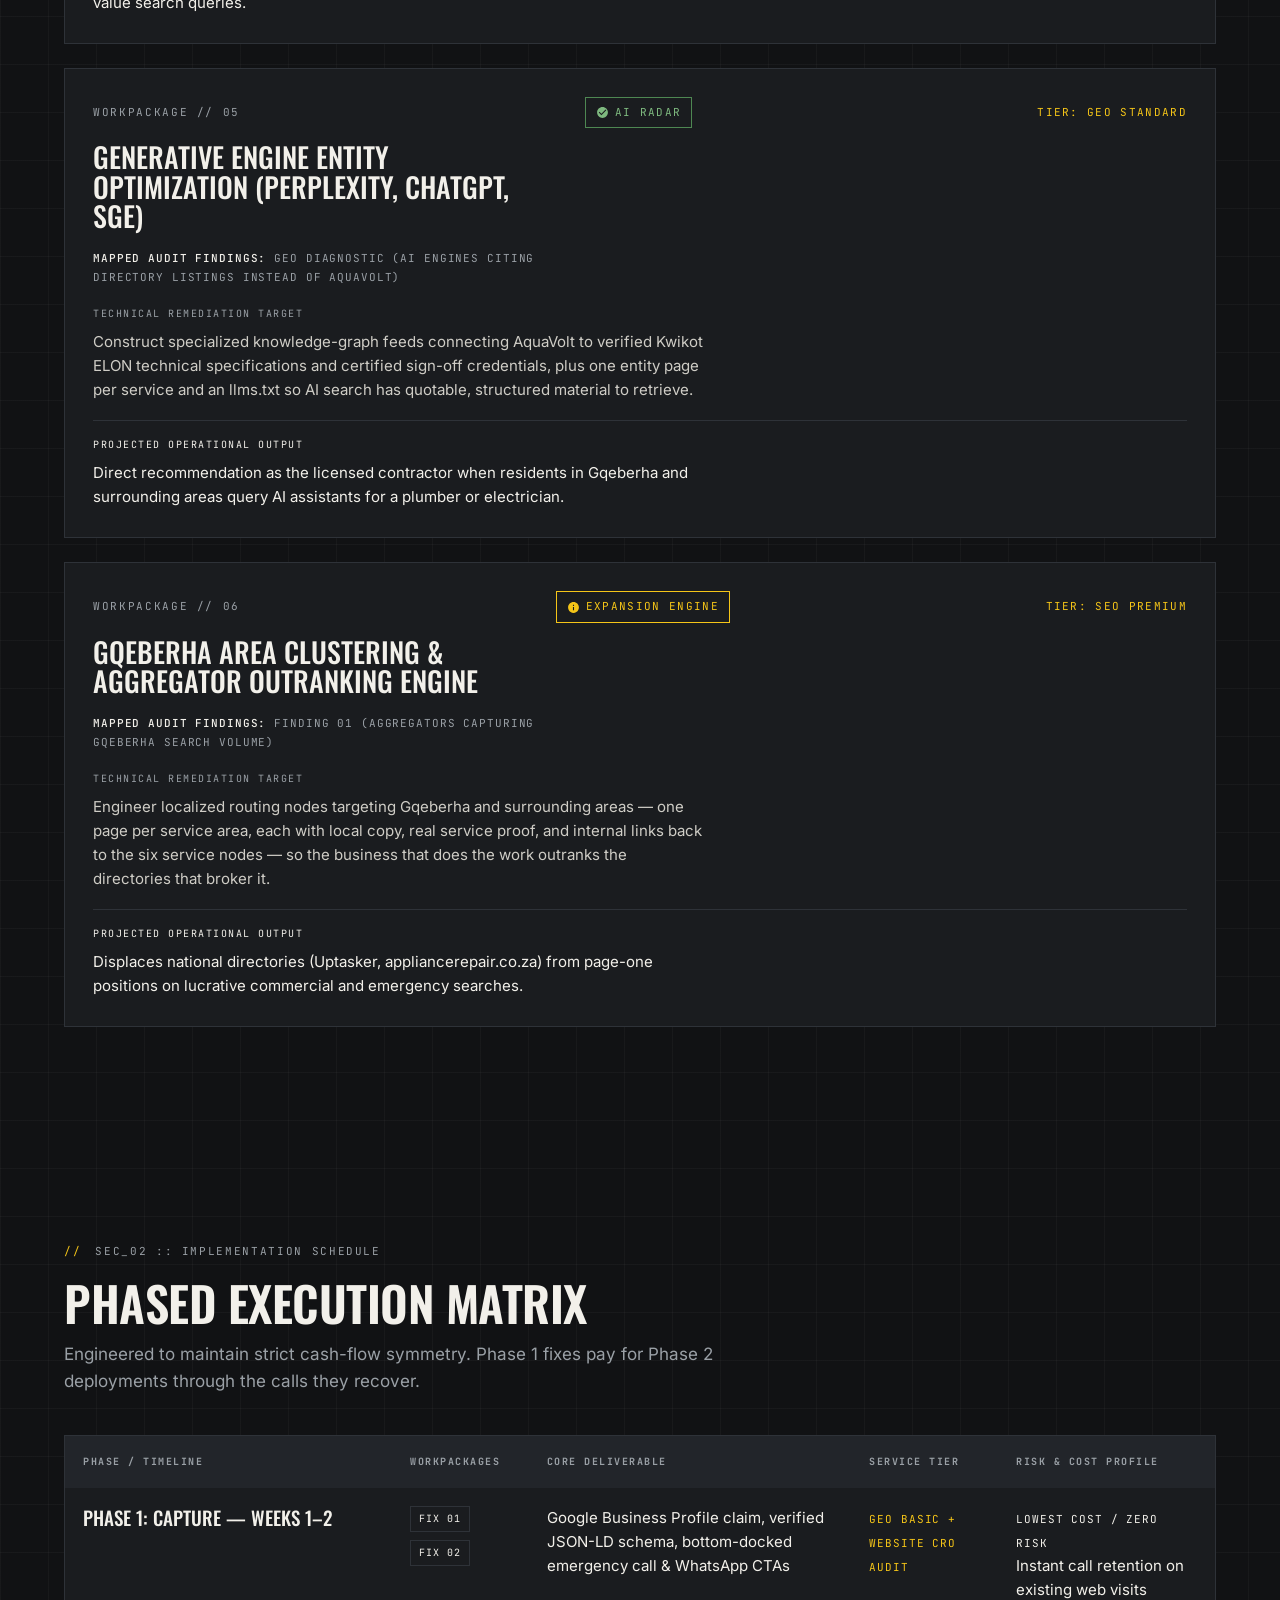
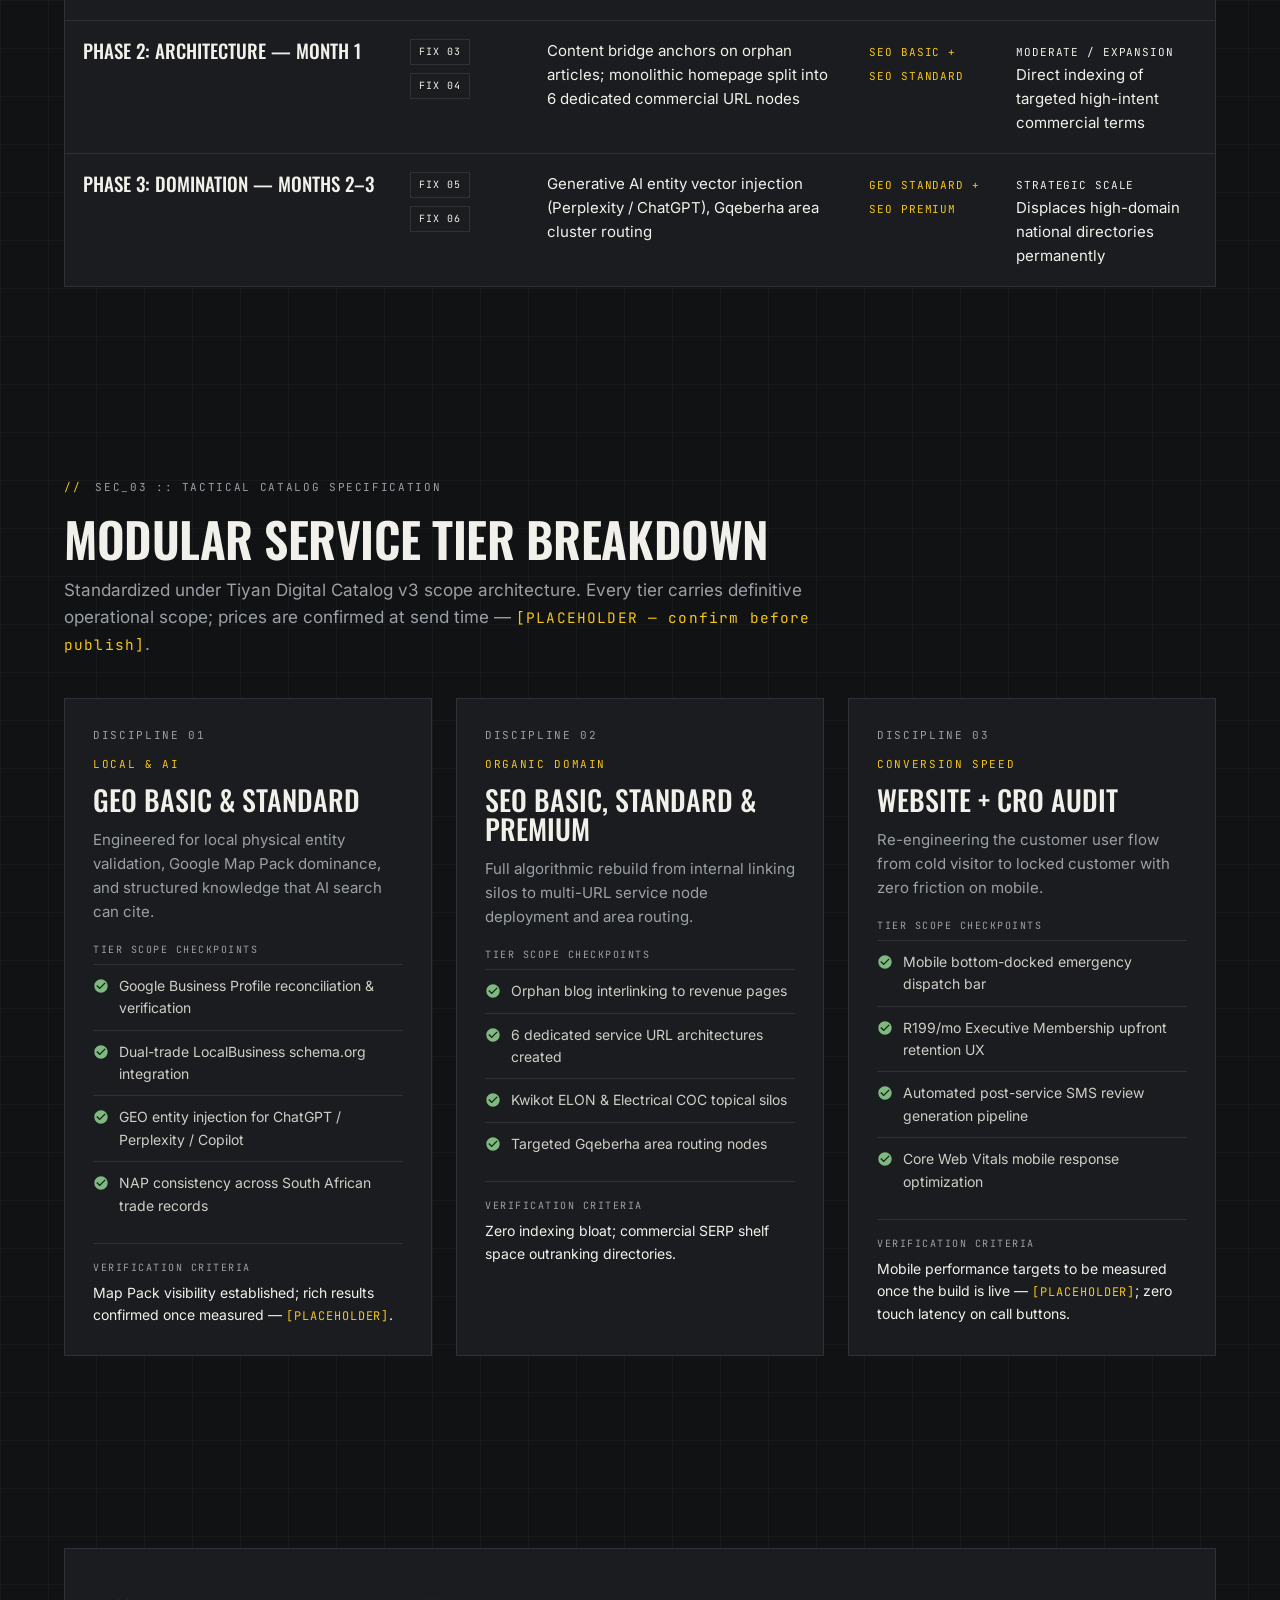
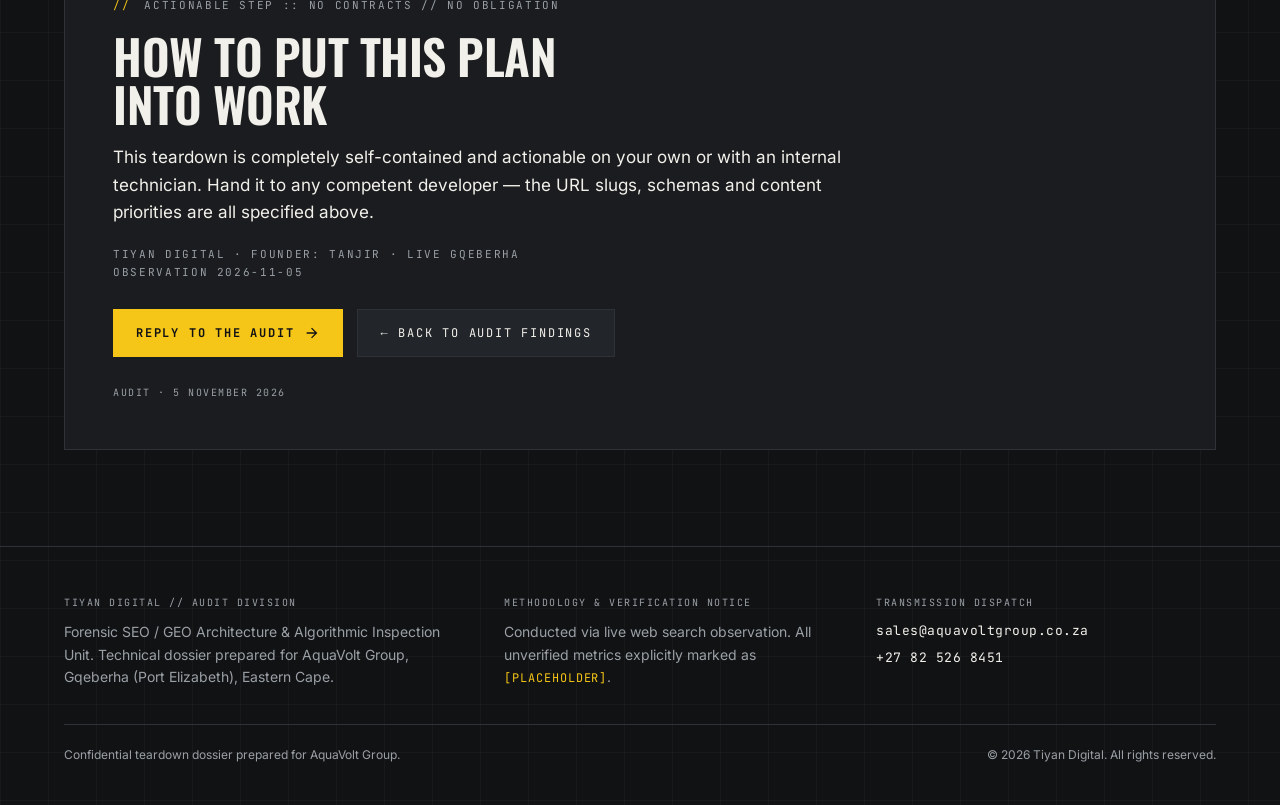
<file: fix-plan.html>
<!DOCTYPE html>
<html lang="en-ZA">
<head>
<meta charset="utf-8">
<meta name="viewport" content="width=device-width, initial-scale=1">
<title>The Fix Plan — AquaVolt Group Teardown | Tiyan Digital</title>
<meta name="description" content="Six fixes for AquaVolt Group, sequenced cheapest first: Google Business Profile, conversion infrastructure, content bridges, six service pages, GEO entity work, and area clustering.">
<link rel="stylesheet" href="style.css">
</head>
<body>
<a class="mono" href="#main" style="position:absolute;left:-9999px;top:0;background:#f5c518;color:#111214;padding:10px 16px;z-index:100;" onfocus="this.style.left='8px';this.style.top='8px';" onblur="this.style.left='-9999px';">Skip to content</a>

<header class="topbar">
  <div class="wrap">
    <span class="dossier-id"><b>DOSSIER //</b> AUDIT &middot; 5 NOVEMBER 2026 <span class="dossier-sub">&nbsp;|&nbsp; TIYAN DIGITAL &times; AQUAVOLT GROUP</span></span>
    <span class="sep" aria-hidden="true">|</span>
    <span class="dossier-id dossier-sub muted">AUDIT DATE: 2026-11-05 &middot; GQEBERHA, ZA</span>
    <nav class="topnav" aria-label="Dossier pages">
      <a href="index.html">Audit</a>
      <a href="fix-plan.html" aria-current="page">Fix Plan</a>
      <a href="about.html">About</a>
    </nav>
    <span class="tag-live">Verified: live data</span>
    <a class="btn btn-primary btn-sm" href="mailto:contact@tiyandegital.com?subject=Re%3A%20AquaVolt%20Group%20audit%20%E2%80%94%205%20November%202026">Reply to the audit</a>
  </div>
</header>

<main id="main">
  <!-- HERO -->
  <section class="hero" aria-labelledby="page-title">
    <div class="wrap">
      <div class="exec-grid">
        <div>
          <p class="eyebrow reveal"><span>Remediation specification :: Protocol SEC_02</span><span class="dot" aria-hidden="true">&bull;</span><span>Audit &middot; 5 November 2026</span></p>
          <p class="mono muted reveal" style="margin-bottom:14px;">Classification: Technical workpackage &middot; Target: AquaVolt Group (ZA)</p>
          <h1 id="page-title">
            <span class="line-mask"><span class="line-inner">Stop the leak.</span></span>
            <span class="line-mask"><span class="line-inner d1">The six fixes</span></span>
            <span class="line-mask"><span class="line-inner d2">in order.</span></span>
          </h1>
          <p class="sub reveal reveal-d1">Sequenced cheapest first to produce immediate call retention before structural overhaul.</p>
        </div>
        <div class="panel ticks reveal reveal-d2">
          <p class="sec-label">Execution vector</p>
          <p class="mono" style="margin-bottom:8px;">Stage: <span class="volt">Ready</span></p>
          <p class="mono muted" style="margin-bottom:14px;">R0 capital leakage</p>
          <p style="font-size:15px;color:var(--muted);margin:0;">Immediate deployment protocol designed to reclaim Gqeberha calls from aggregator interception &mdash; starting with the cheapest fixes, not the biggest rebuild.</p>
        </div>
      </div>
      <div class="metric-row reveal">
        <div>
          <p class="m-label">Total remediations</p>
          <p class="m-value volt"><span data-count="6" data-prefix="0">06</span> workpackages</p>
          <p>Rigidly prioritized by cost-to-impact coefficient</p>
        </div>
        <div>
          <p class="m-label">Execution horizon</p>
          <p class="m-value"><span data-count="90">90</span> calendar days</p>
          <p>Three phased sprints: Week 1&ndash;2, Month 1, Month 2&ndash;3</p>
        </div>
        <div>
          <p class="m-label">Impact multiplier</p>
          <p class="m-value">Direct SERP shelf</p>
          <p>Local 3-Pack capture vs paid directory middlemen</p>
        </div>
        <div>
          <p class="m-label">Budget model</p>
          <p class="m-value">Modular tiers</p>
          <p>Zero retainer lock-in. Executable in-house or outsourced</p>
        </div>
      </div>
    </div>
  </section>

  <!-- Hazard stripe: the single permitted use on this page -->
  <div class="hazard" aria-hidden="true"></div>

  <!-- SEC_01 WORK-ORDER TICKETS -->
  <section aria-labelledby="tickets-title">
    <div class="wrap">
      <div class="sec-head reveal">
        <p class="sec-label">SEC_01 :: Tactical sequence &nbsp;|&nbsp; Sorted cheapest to deepest overhaul</p>
        <h2 id="tickets-title">Engineering work-order tickets</h2>
        <p class="seq-note">Sequencing law: immediate cash flow before refactoring</p>
      </div>

      <article class="ticket reveal">
        <div class="t-head">
          <span class="t-id">Workpackage // 01</span>
          <span class="chip chip-partial"><svg viewBox="0 0 24 24" fill="currentColor" aria-hidden="true"><path d="M12 2C6.48 2 2 6.48 2 12s4.48 10 10 10 10-4.48 10-10S17.52 2 12 2zm1 15h-2v-6h2v6zm0-8h-2V7h2v2z"/></svg>Immediate win</span>
          <span class="t-tier">Tier: GEO Basic</span>
        </div>
        <h3>Google Business Profile claim &amp; verified schema architecture</h3>
        <p class="t-map"><b>Mapped audit findings:</b> Finding 01 &amp; Finding 03 (directory interception &amp; buried trust signals)</p>
        <p class="t-label">Technical remediation target</p>
        <p>Claim and reconcile the Google Business Profile <span class="ph">[CURRENT STATUS: UNVERIFIED &mdash; confirm before publish]</span>. Embed JSON-LD <code style="font-family:var(--mono);font-size:13px;">schema.org/LocalBusiness</code> declaring the dual-trade electrical and plumbing taxonomy for Gqeberha and surrounding areas, so Google and AI search can place AquaVolt as a real local business &mdash; not a broker listing.</p>
        <div class="t-output">
          <p class="t-label">Projected operational output</p>
          <p>Immediate shelf presence in the Local 3-Pack, and calls routed direct instead of through middleman aggregators.</p>
        </div>
      </article>

      <article class="ticket reveal">
        <div class="t-head">
          <span class="t-id">Workpackage // 02</span>
          <span class="chip chip-partial"><svg viewBox="0 0 24 24" fill="currentColor" aria-hidden="true"><path d="M12 2C6.48 2 2 6.48 2 12s4.48 10 10 10 10-4.48 10-10S17.52 2 12 2zm1 15h-2v-6h2v6zm0-8h-2V7h2v2z"/></svg>Immediate win</span>
          <span class="t-tier">Tier: Website + CRO Audit</span>
        </div>
        <h3>Conversion infrastructure &amp; R199/mo retainer funnelling</h3>
        <p class="t-map"><b>Mapped audit findings:</b> Finding 03 (buried Executive Membership &amp; zero review capture)</p>
        <p class="t-label">Technical remediation target</p>
        <p>Hardwire a persistent sticky emergency WhatsApp button and tap-to-call click-to-dial trigger on every viewport, so a visitor in a burst-pipe emergency never has to hunt for the number. Move the R199/mo Executive Membership benefits above the fold &mdash; priority scheduling booked within 24 hours, no call-out fees even after hours, annual board &amp; ceiling inspection, annual geyser inspection, 10% off every invoice.</p>
        <div class="t-output">
          <p class="t-label">Projected operational output</p>
          <p>Conversion uplift on active traffic without increasing ad spend, measured once call tracking is live &mdash; <span class="ph">[PLACEHOLDER]</span>.</p>
        </div>
      </article>

      <article class="ticket reveal">
        <div class="t-head">
          <span class="t-id">Workpackage // 03</span>
          <span class="chip chip-found"><svg viewBox="0 0 24 24" fill="currentColor" aria-hidden="true"><path d="M12 2C6.48 2 2 6.48 2 12s4.48 10 10 10 10-4.48 10-10S17.52 2 12 2zm-2 15l-5-5 1.41-1.41L10 14.17l7.59-7.59L19 8l-9 9z"/></svg>Phase 2 deploy</span>
          <span class="t-tier">Tier: SEO Basic</span>
        </div>
        <h3>Internal content bridge: connect blog silos to emergency services</h3>
        <p class="t-map"><b>Mapped audit findings:</b> Finding 04 (blog is a high-value unlinked asset)</p>
        <p class="t-label">Technical remediation target</p>
        <p>Remediate the orphaned high-intent technical posts &mdash; &ldquo;How to Find a Hidden Water Leak&rdquo; (2026-10-23) and &ldquo;Electrical COC When Selling a House in Gqeberha&rdquo; (2026-10-16) &mdash; by linking each guide into the service page it supports, with a direct path to the emergency line on every guide.</p>
        <div class="t-output">
          <p class="t-label">Projected operational output</p>
          <p>Reclamation of high-intent topical crawl equity; passive reading turns into emergency dispatch calls.</p>
        </div>
      </article>

      <article class="ticket reveal">
        <div class="t-head">
          <span class="t-id">Workpackage // 04</span>
          <span class="chip chip-missing"><svg viewBox="0 0 24 24" fill="currentColor" aria-hidden="true"><path d="M12 2C6.47 2 2 6.47 2 12s4.47 10 10 10 10-4.47 10-10S17.53 2 12 2zm5 13.59L15.59 17 12 13.41 8.41 17 7 15.59 10.59 12 7 8.41 8.41 7 12 10.59 15.59 7 17 8.41 13.41 12 17 15.59z"/></svg>Structural core</span>
          <span class="t-tier">Tier: SEO Standard</span>
        </div>
        <h3>Split monolithic homepage into 6 dedicated service URL nodes</h3>
        <p class="t-map"><b>Mapped audit findings:</b> Finding 02 (one page carrying six autonomous trade entities)</p>
        <p class="t-label">Technical remediation target</p>
        <p>Dismantle the single homepage index into six separate, canonical URL nodes with distinct metadata &mdash; one per money keyword, so Google can match each search to its own page:</p>
        <ol class="url-nodes" style="margin-top:14px;">
          <li>/solar-geysers-kwikot-elon</li>
          <li>/electrical-coc-inspections</li>
          <li>/emergency-leak-detection</li>
          <li>/split-inverter-aircon</li>
          <li>/master-plumbing-gqeberha</li>
          <li>/commercial-electrical</li>
        </ol>
        <div class="t-output">
          <p class="t-label">Projected operational output</p>
          <p>Eliminates cannibalization; enables search engines to rank AquaVolt for exact high-value search queries.</p>
        </div>
      </article>

      <article class="ticket reveal">
        <div class="t-head">
          <span class="t-id">Workpackage // 05</span>
          <span class="chip chip-found"><svg viewBox="0 0 24 24" fill="currentColor" aria-hidden="true"><path d="M12 2C6.48 2 2 6.48 2 12s4.48 10 10 10 10-4.48 10-10S17.52 2 12 2zm-2 15l-5-5 1.41-1.41L10 14.17l7.59-7.59L19 8l-9 9z"/></svg>AI radar</span>
          <span class="t-tier">Tier: GEO Standard</span>
        </div>
        <h3>Generative engine entity optimization (Perplexity, ChatGPT, SGE)</h3>
        <p class="t-map"><b>Mapped audit findings:</b> GEO diagnostic (AI engines citing directory listings instead of AquaVolt)</p>
        <p class="t-label">Technical remediation target</p>
        <p>Construct specialized knowledge-graph feeds connecting AquaVolt to verified Kwikot ELON technical specifications and certified sign-off credentials, plus one entity page per service and an llms.txt so AI search has quotable, structured material to retrieve.</p>
        <div class="t-output">
          <p class="t-label">Projected operational output</p>
          <p>Direct recommendation as the licensed contractor when residents in Gqeberha and surrounding areas query AI assistants for a plumber or electrician.</p>
        </div>
      </article>

      <article class="ticket reveal">
        <div class="t-head">
          <span class="t-id">Workpackage // 06</span>
          <span class="chip chip-partial"><svg viewBox="0 0 24 24" fill="currentColor" aria-hidden="true"><path d="M12 2C6.48 2 2 6.48 2 12s4.48 10 10 10 10-4.48 10-10S17.52 2 12 2zm1 15h-2v-6h2v6zm0-8h-2V7h2v2z"/></svg>Expansion engine</span>
          <span class="t-tier">Tier: SEO Premium</span>
        </div>
        <h3>Gqeberha area clustering &amp; aggregator outranking engine</h3>
        <p class="t-map"><b>Mapped audit findings:</b> Finding 01 (aggregators capturing Gqeberha search volume)</p>
        <p class="t-label">Technical remediation target</p>
        <p>Engineer localized routing nodes targeting Gqeberha and surrounding areas &mdash; one page per service area, each with local copy, real service proof, and internal links back to the six service nodes &mdash; so the business that does the work outranks the directories that broker it.</p>
        <div class="t-output">
          <p class="t-label">Projected operational output</p>
          <p>Displaces national directories (Uptasker, appliancerepair.co.za) from page-one positions on lucrative commercial and emergency searches.</p>
        </div>
      </article>
    </div>
  </section>

  <!-- SEC_02 PHASED MATRIX -->
  <section aria-labelledby="matrix-title">
    <div class="wrap">
      <div class="sec-head reveal">
        <p class="sec-label">SEC_02 :: Implementation schedule</p>
        <h2 id="matrix-title">Phased execution matrix</h2>
        <p>Engineered to maintain strict cash-flow symmetry. Phase 1 fixes pay for Phase 2 deployments through the calls they recover.</p>
      </div>
      <div class="matrix reveal">
        <table>
          <thead>
            <tr>
              <th scope="col">Phase / timeline</th>
              <th scope="col">Workpackages</th>
              <th scope="col">Core deliverable</th>
              <th scope="col">Service tier</th>
              <th scope="col">Risk &amp; cost profile</th>
            </tr>
          </thead>
          <tbody>
            <tr>
              <th scope="row">Phase 1: Capture &mdash; Weeks 1&ndash;2</th>
              <td data-label="Workpackages"><span class="fix-tags"><span class="fix-tag">Fix 01</span><span class="fix-tag">Fix 02</span></span></td>
              <td data-label="Core deliverable">Google Business Profile claim, verified JSON-LD schema, bottom-docked emergency call &amp; WhatsApp CTAs</td>
              <td data-label="Service tier"><span class="tier">GEO Basic + Website CRO Audit</span></td>
              <td data-label="Risk &amp; cost profile"><span class="risk">Lowest cost / zero risk</span><br>Instant call retention on existing web visits</td>
            </tr>
            <tr>
              <th scope="row">Phase 2: Architecture &mdash; Month 1</th>
              <td data-label="Workpackages"><span class="fix-tags"><span class="fix-tag">Fix 03</span><span class="fix-tag">Fix 04</span></span></td>
              <td data-label="Core deliverable">Content bridge anchors on orphan articles; monolithic homepage split into 6 dedicated commercial URL nodes</td>
              <td data-label="Service tier"><span class="tier">SEO Basic + SEO Standard</span></td>
              <td data-label="Risk &amp; cost profile"><span class="risk">Moderate / expansion</span><br>Direct indexing of targeted high-intent commercial terms</td>
            </tr>
            <tr>
              <th scope="row">Phase 3: Domination &mdash; Months 2&ndash;3</th>
              <td data-label="Workpackages"><span class="fix-tags"><span class="fix-tag">Fix 05</span><span class="fix-tag">Fix 06</span></span></td>
              <td data-label="Core deliverable">Generative AI entity vector injection (Perplexity / ChatGPT), Gqeberha area cluster routing</td>
              <td data-label="Service tier"><span class="tier">GEO Standard + SEO Premium</span></td>
              <td data-label="Risk &amp; cost profile"><span class="risk">Strategic scale</span><br>Displaces high-domain national directories permanently</td>
            </tr>
          </tbody>
        </table>
      </div>
    </div>
  </section>

  <!-- SEC_03 TIER BREAKDOWN -->
  <section aria-labelledby="tiers-title">
    <div class="wrap">
      <div class="sec-head reveal">
        <p class="sec-label">SEC_03 :: Tactical catalog specification</p>
        <h2 id="tiers-title">Modular service tier breakdown</h2>
        <p>Standardized under Tiyan Digital Catalog v3 scope architecture. Every tier carries definitive operational scope; prices are confirmed at send time &mdash; <span class="ph">[PLACEHOLDER &mdash; confirm before publish]</span>.</p>
      </div>
      <div class="disciplines">
        <article class="panel discipline reveal">
          <p class="d-num">Discipline 01</p>
          <p class="d-kicker">Local &amp; AI</p>
          <h3>GEO Basic &amp; Standard</h3>
          <p style="font-size:15px;color:var(--muted);">Engineered for local physical entity validation, Google Map Pack dominance, and structured knowledge that AI search can cite.</p>
          <p class="t-label" style="font-family:var(--mono);font-size:10px;letter-spacing:.15em;text-transform:uppercase;color:var(--muted);margin:18px 0 6px;">Tier scope checkpoints</p>
          <ul class="checks">
            <li><svg viewBox="0 0 24 24" fill="currentColor" aria-hidden="true"><path d="M12 2C6.48 2 2 6.48 2 12s4.48 10 10 10 10-4.48 10-10S17.52 2 12 2zm-2 15l-5-5 1.41-1.41L10 14.17l7.59-7.59L19 8l-9 9z"/></svg>Google Business Profile reconciliation &amp; verification</li>
            <li><svg viewBox="0 0 24 24" fill="currentColor" aria-hidden="true"><path d="M12 2C6.48 2 2 6.48 2 12s4.48 10 10 10 10-4.48 10-10S17.52 2 12 2zm-2 15l-5-5 1.41-1.41L10 14.17l7.59-7.59L19 8l-9 9z"/></svg>Dual-trade LocalBusiness schema.org integration</li>
            <li><svg viewBox="0 0 24 24" fill="currentColor" aria-hidden="true"><path d="M12 2C6.48 2 2 6.48 2 12s4.48 10 10 10 10-4.48 10-10S17.52 2 12 2zm-2 15l-5-5 1.41-1.41L10 14.17l7.59-7.59L19 8l-9 9z"/></svg>GEO entity injection for ChatGPT / Perplexity / Copilot</li>
            <li><svg viewBox="0 0 24 24" fill="currentColor" aria-hidden="true"><path d="M12 2C6.48 2 2 6.48 2 12s4.48 10 10 10 10-4.48 10-10S17.52 2 12 2zm-2 15l-5-5 1.41-1.41L10 14.17l7.59-7.59L19 8l-9 9z"/></svg>NAP consistency across South African trade records</li>
          </ul>
          <div class="verify">
            <p class="t-label">Verification criteria</p>
            <p>Map Pack visibility established; rich results confirmed once measured &mdash; <span class="ph">[PLACEHOLDER]</span>.</p>
          </div>
        </article>

        <article class="panel discipline reveal reveal-d1">
          <p class="d-num">Discipline 02</p>
          <p class="d-kicker">Organic domain</p>
          <h3>SEO Basic, Standard &amp; Premium</h3>
          <p style="font-size:15px;color:var(--muted);">Full algorithmic rebuild from internal linking silos to multi-URL service node deployment and area routing.</p>
          <p class="t-label" style="font-family:var(--mono);font-size:10px;letter-spacing:.15em;text-transform:uppercase;color:var(--muted);margin:18px 0 6px;">Tier scope checkpoints</p>
          <ul class="checks">
            <li><svg viewBox="0 0 24 24" fill="currentColor" aria-hidden="true"><path d="M12 2C6.48 2 2 6.48 2 12s4.48 10 10 10 10-4.48 10-10S17.52 2 12 2zm-2 15l-5-5 1.41-1.41L10 14.17l7.59-7.59L19 8l-9 9z"/></svg>Orphan blog interlinking to revenue pages</li>
            <li><svg viewBox="0 0 24 24" fill="currentColor" aria-hidden="true"><path d="M12 2C6.48 2 2 6.48 2 12s4.48 10 10 10 10-4.48 10-10S17.52 2 12 2zm-2 15l-5-5 1.41-1.41L10 14.17l7.59-7.59L19 8l-9 9z"/></svg>6 dedicated service URL architectures created</li>
            <li><svg viewBox="0 0 24 24" fill="currentColor" aria-hidden="true"><path d="M12 2C6.48 2 2 6.48 2 12s4.48 10 10 10 10-4.48 10-10S17.52 2 12 2zm-2 15l-5-5 1.41-1.41L10 14.17l7.59-7.59L19 8l-9 9z"/></svg>Kwikot ELON &amp; Electrical COC topical silos</li>
            <li><svg viewBox="0 0 24 24" fill="currentColor" aria-hidden="true"><path d="M12 2C6.48 2 2 6.48 2 12s4.48 10 10 10 10-4.48 10-10S17.52 2 12 2zm-2 15l-5-5 1.41-1.41L10 14.17l7.59-7.59L19 8l-9 9z"/></svg>Targeted Gqeberha area routing nodes</li>
          </ul>
          <div class="verify">
            <p class="t-label">Verification criteria</p>
            <p>Zero indexing bloat; commercial SERP shelf space outranking directories.</p>
          </div>
        </article>

        <article class="panel discipline reveal reveal-d2">
          <p class="d-num">Discipline 03</p>
          <p class="d-kicker">Conversion speed</p>
          <h3>Website + CRO Audit</h3>
          <p style="font-size:15px;color:var(--muted);">Re-engineering the customer user flow from cold visitor to locked customer with zero friction on mobile.</p>
          <p class="t-label" style="font-family:var(--mono);font-size:10px;letter-spacing:.15em;text-transform:uppercase;color:var(--muted);margin:18px 0 6px;">Tier scope checkpoints</p>
          <ul class="checks">
            <li><svg viewBox="0 0 24 24" fill="currentColor" aria-hidden="true"><path d="M12 2C6.48 2 2 6.48 2 12s4.48 10 10 10 10-4.48 10-10S17.52 2 12 2zm-2 15l-5-5 1.41-1.41L10 14.17l7.59-7.59L19 8l-9 9z"/></svg>Mobile bottom-docked emergency dispatch bar</li>
            <li><svg viewBox="0 0 24 24" fill="currentColor" aria-hidden="true"><path d="M12 2C6.48 2 2 6.48 2 12s4.48 10 10 10 10-4.48 10-10S17.52 2 12 2zm-2 15l-5-5 1.41-1.41L10 14.17l7.59-7.59L19 8l-9 9z"/></svg>R199/mo Executive Membership upfront retention UX</li>
            <li><svg viewBox="0 0 24 24" fill="currentColor" aria-hidden="true"><path d="M12 2C6.48 2 2 6.48 2 12s4.48 10 10 10 10-4.48 10-10S17.52 2 12 2zm-2 15l-5-5 1.41-1.41L10 14.17l7.59-7.59L19 8l-9 9z"/></svg>Automated post-service SMS review generation pipeline</li>
            <li><svg viewBox="0 0 24 24" fill="currentColor" aria-hidden="true"><path d="M12 2C6.48 2 2 6.48 2 12s4.48 10 10 10 10-4.48 10-10S17.52 2 12 2zm-2 15l-5-5 1.41-1.41L10 14.17l7.59-7.59L19 8l-9 9z"/></svg>Core Web Vitals mobile response optimization</li>
          </ul>
          <div class="verify">
            <p class="t-label">Verification criteria</p>
            <p>Mobile performance targets to be measured once the build is live &mdash; <span class="ph">[PLACEHOLDER]</span>; zero touch latency on call buttons.</p>
          </div>
        </article>
      </div>
    </div>
  </section>

  <!-- CTA -->
  <section aria-labelledby="cta-title">
    <div class="wrap">
      <div class="cta-band reveal">
        <p class="sec-label">Actionable step :: No contracts // No obligation</p>
        <h2 id="cta-title">How to put this plan into work</h2>
        <p>This teardown is completely self-contained and actionable on your own or with an internal technician. Hand it to any competent developer &mdash; the URL slugs, schemas and content priorities are all specified above.</p>
        <p class="mono muted" style="margin-top:20px;">Tiyan Digital &middot; Founder: Tanjir &middot; Live Gqeberha observation 2026-11-05</p>
        <div class="cta-row">
          <a class="btn btn-primary" href="mailto:contact@tiyandegital.com?subject=Re%3A%20AquaVolt%20Group%20audit%20%E2%80%94%205%20November%202026">Reply to the audit <svg viewBox="0 0 24 24" fill="currentColor" aria-hidden="true"><path d="M12 4l-1.41 1.41L16.17 11H4v2h12.17l-5.58 5.59L12 20l8-8-8-8z"/></svg></a>
          <a class="btn" href="index.html#findings">&larr; Back to audit findings</a>
        </div>
        <p class="compliance">Audit &middot; 5 November 2026</p>
      </div>
    </div>
  </section>
</main>

<footer>
  <div class="wrap">
    <div class="foot-grid">
      <div>
        <p class="foot-label">Tiyan Digital // Audit division</p>
        <p>Forensic SEO / GEO Architecture &amp; Algorithmic Inspection Unit. Technical dossier prepared for AquaVolt Group, Gqeberha (Port Elizabeth), Eastern Cape.</p>
      </div>
      <div>
        <p class="foot-label">Methodology &amp; verification notice</p>
        <p>Conducted via live web search observation. All unverified metrics explicitly marked as <span class="ph">[PLACEHOLDER]</span>.</p>
      </div>
      <div>
        <p class="foot-label">Transmission dispatch</p>
        <p class="foot-contact">
          <a href="mailto:sales@aquavoltgroup.co.za">sales@aquavoltgroup.co.za</a>
          <a href="tel:+27825268451">+27 82 526 8451</a>
        </p>
      </div>
    </div>
    <div class="foot-base">
      <p>Confidential teardown dossier prepared for AquaVolt Group.</p>
      <p>&copy; 2026 Tiyan Digital. All rights reserved.</p>
    </div>
  </div>
</footer>

<nav class="bottomnav" aria-label="Dossier pages">
  <div class="bn-inner">
    <a href="index.html"><svg viewBox="0 0 24 24" fill="currentColor" aria-hidden="true"><path d="M9.5 11.5l1.5 1.5 3.5-3.5M10 3H4c-1.1 0-2 .9-2 2v14c0 1.1.9 2 2 2h16c1.1 0 2-.9 2-2V9l-6-6H6zm-1 16H7v-2h2v2zm0-4H7v-2h2v2zm4 4h-2v-2h2v2zm0-4h-2v-2h2v2z"/></svg>Audit</a>
    <a href="fix-plan.html" aria-current="page"><svg viewBox="0 0 24 24" fill="currentColor" aria-hidden="true"><path d="M22.7 19l-9.1-9.1c.9-2.3.4-5-1.5-6.9-2-2-5-2.4-7.4-1.3L9 6 6 9 1.6 4.7C.4 7.1.9 10.1 2.9 12.1c1.9 1.9 4.6 2.4 6.9 1.5l9.1 9.1c.4.4 1 .4 1.4 0l2.3-2.3c.5-.4.5-1.1.1-1.4z"/></svg>Fix Plan</a>
    <a href="about.html"><svg viewBox="0 0 24 24" fill="currentColor" aria-hidden="true"><path d="M12 2C6.48 2 2 6.48 2 12s4.48 10 10 10 10-4.48 10-10S17.52 2 12 2zm1 15h-2v-6h2v6zm0-8h-2V7h2v2z"/></svg>About</a>
  </div>
</nav>

<script src="app.js"></script>
</body>
</html>
</file>
<file: style.css>
/* AquaVolt Group — SEO/GEO Teardown Audit Dossier
   Design authority: STITCH-EXPORT.md (Technical Teardown Dossier)
   Tokens: bg #111214 / surface #1A1C1F / panel #22252A / ink #F2F0EA
   muted #9AA0A6 / hairline #2E3238 / volt #F5C518 / green #4E8752 / red #E05238
   Type: Oswald (display) / Inter (body) / JetBrains Mono (labels) — self-hosted. */

/* First rule sets the dark background — no white flash. */
html { background: #111214; }

@font-face {
  font-family: "Oswald";
  src: url("assets/fonts/Oswald-Variable.woff2") format("woff2");
  font-weight: 400 700;
  font-style: normal;
  font-display: swap;
}
@font-face {
  font-family: "Inter";
  src: url("assets/fonts/Inter-Variable.woff2") format("woff2");
  font-weight: 100 900;
  font-style: normal;
  font-display: swap;
}
@font-face {
  font-family: "JetBrains Mono";
  src: url("assets/fonts/JetBrainsMono-Variable.woff2") format("woff2");
  font-weight: 400 800;
  font-style: normal;
  font-display: swap;
}

:root {
  --bg: #111214;
  --surface: #1a1c1f;
  --panel: #22252a;
  --ink: #f2f0ea;
  --muted: #9aa0a6;
  --hairline: #2e3238;
  --volt: #f5c518;
  --volt-ink: #111214;
  --green: #4e8752;
  --green-bright: #7eb97f;
  --red: #e05238;
  --red-bright: #ff8a73;
  --display: "Oswald", "Arial Narrow", sans-serif;
  --body: "Inter", system-ui, sans-serif;
  --mono: "JetBrains Mono", ui-monospace, monospace;
  --wrap: 1200px;
  --ease: cubic-bezier(0.16, 1, 0.3, 1);
}

*, *::before, *::after { box-sizing: border-box; }

body {
  margin: 0;
  background-color: var(--bg);
  background-image:
    linear-gradient(rgba(242, 240, 234, 0.035) 1px, transparent 1px),
    linear-gradient(90deg, rgba(242, 240, 234, 0.035) 1px, transparent 1px);
  background-size: 48px 48px;
  color: var(--ink);
  font-family: var(--body);
  font-size: 17px;
  line-height: 1.6;
  -webkit-font-smoothing: antialiased;
  overflow-x: hidden;
}

::selection { background: var(--volt); color: var(--volt-ink); }

a { color: var(--ink); }
a:focus-visible, button:focus-visible {
  outline: 2px solid var(--volt);
  outline-offset: 3px;
}

h1, h2, h3 { font-family: var(--display); text-transform: uppercase; margin: 0; }
h1 {
  font-size: clamp(44px, 7vw, 96px);
  font-weight: 600;
  line-height: 0.95;
  letter-spacing: -0.02em;
}
h2 {
  font-size: clamp(30px, 4vw, 48px);
  font-weight: 600;
  line-height: 1;
  letter-spacing: -0.01em;
}
h3 {
  font-size: clamp(21px, 2.4vw, 28px);
  font-weight: 500;
  line-height: 1.05;
  letter-spacing: 0;
}
p { margin: 0 0 1em; max-width: 68ch; }
p:last-child { margin-bottom: 0; }

.mono {
  font-family: var(--mono);
  font-size: 11px;
  letter-spacing: 0.15em;
  text-transform: uppercase;
}
.muted { color: var(--muted); }
.volt { color: var(--volt); }
strong { font-weight: 600; }

.wrap { max-width: var(--wrap); margin: 0 auto; padding: 0 24px; }
section { padding: 96px 0; }
@media (max-width: 768px) {
  section { padding: 60px 0; }
  .wrap { padding: 0 16px; }
}

/* ---------- Top bar ---------- */
.topbar {
  position: sticky;
  top: 0;
  z-index: 50;
  background: rgba(17, 18, 20, 0.96);
  border-bottom: 1px solid var(--hairline);
  backdrop-filter: blur(6px);
}
.topbar .wrap {
  display: flex;
  align-items: center;
  flex-wrap: wrap;
  gap: 8px 24px;
  min-height: 60px;
  padding-top: 8px;
  padding-bottom: 8px;
}
.dossier-id { font-family: var(--mono); font-size: 11px; letter-spacing: 0.15em; text-transform: uppercase; white-space: nowrap; }
.dossier-id b { color: var(--volt); font-weight: 500; }
.topbar .sep { color: var(--muted); }
.topnav { display: flex; gap: 4px; margin-left: auto; }
.topnav a {
  font-family: var(--mono);
  font-size: 11px;
  letter-spacing: 0.15em;
  text-transform: uppercase;
  text-decoration: none;
  color: var(--muted);
  padding: 10px 12px;
  min-height: 44px;
  display: inline-flex;
  align-items: center;
  border: 1px solid transparent;
  transition: color 150ms, border-color 150ms;
}
.topnav a:hover { color: var(--ink); }
.topnav a[aria-current="page"] { color: var(--volt); border-color: var(--hairline); background: var(--surface); }
.tag-live {
  font-family: var(--mono);
  font-size: 10px;
  letter-spacing: 0.15em;
  text-transform: uppercase;
  color: var(--green-bright);
  border: 1px solid var(--green);
  padding: 6px 10px;
  white-space: nowrap;
}
@media (max-width: 1500px) {
  /* Keep the top bar on one row at desktop: drop the audit-date stamp
     and the long agency sub first; the dossier identity stays. */
  .topbar span.dossier-id.dossier-sub { display: none; }
  .topbar .dossier-id .dossier-sub { display: none; }
  .topbar .sep { display: none; }
}
@media (max-width: 1100px) {
  .topbar .sep, .tag-live, .topbar .dossier-sub { display: none; }
  .topnav a { padding: 10px 8px; }
}
@media (max-width: 768px) {
  /* Two-row top bar on phones: identity + reply on row 1, nav full-width on row 2. */
  .topbar .wrap { row-gap: 0; }
  .topnav { flex-basis: 100%; margin-left: 0; justify-content: flex-start; border-top: 1px solid var(--hairline); }
  .topnav a { flex: 1; justify-content: center; }
  .topbar .btn-sm { margin-left: auto; }
}
@media (max-width: 560px) {
  .topbar .wrap { gap: 0 12px; }
}

/* ---------- Buttons ---------- */
.btn {
  display: inline-flex;
  align-items: center;
  gap: 10px;
  min-height: 48px;
  padding: 12px 22px;
  font-family: var(--mono);
  font-size: 12px;
  letter-spacing: 0.15em;
  text-transform: uppercase;
  text-decoration: none;
  border: 1px solid var(--hairline);
  background: var(--panel);
  color: var(--ink);
  cursor: pointer;
  transition: transform 200ms var(--ease), background 200ms, border-color 200ms;
}
.btn:hover { transform: scale(1.03); border-color: var(--ink); }
.btn:active { transform: scale(0.97); }
.btn-primary { background: var(--volt); border-color: var(--volt); color: var(--volt-ink); font-weight: 700; }
.btn-primary:hover { border-color: var(--volt); background: #ffd91f; }
.btn svg { width: 16px; height: 16px; flex: none; }
.btn-sm { min-height: 40px; padding: 8px 14px; font-size: 11px; }

/* ---------- Hazard stripe — used ONCE per page, under the hero ---------- */
.hazard {
  height: 6px;
  background: repeating-linear-gradient(-45deg, var(--volt) 0 14px, #111214 14px 28px);
  border-top: 1px solid var(--hairline);
  border-bottom: 1px solid var(--hairline);
}

/* ---------- Hero ---------- */
.hero { padding: 72px 0 64px; position: relative; overflow: hidden; }
.hero-grid {
  display: grid;
  grid-template-columns: 1.12fr 0.88fr;
  gap: 56px;
  align-items: start;
}
.eyebrow {
  font-family: var(--mono);
  font-size: 11px;
  letter-spacing: 0.15em;
  text-transform: uppercase;
  color: var(--muted);
  margin: 0 0 20px;
  display: flex;
  flex-wrap: wrap;
  gap: 8px 16px;
  align-items: center;
}
.eyebrow .dot { color: var(--volt); }
.hero h1 { margin: 0 0 24px; }
.hero h1 .line { display: block; }
.hero .sub { font-size: 18px; line-height: 1.55; color: #d8d6cf; max-width: 56ch; }
.hero .cta-row { display: flex; flex-wrap: wrap; gap: 14px; margin: 32px 0 28px; }
.fact-chips { display: flex; flex-wrap: wrap; gap: 10px 22px; list-style: none; margin: 0; padding: 0; }
.fact-chips li {
  display: inline-flex;
  align-items: center;
  gap: 8px;
  font-family: var(--mono);
  font-size: 11px;
  letter-spacing: 0.12em;
  text-transform: uppercase;
  color: var(--muted);
}
.fact-chips svg { width: 18px; height: 18px; color: var(--volt); flex: none; }
.hero-schematic { position: absolute; right: -40px; bottom: -10px; opacity: 0.5; pointer-events: none; }
@media (max-width: 900px) {
  .hero-grid { grid-template-columns: 1fr; gap: 40px; }
  .hero { padding: 48px 0; }
  .hero-schematic { display: none; }
}

/* ---------- Corner-ticked blueprint panels ---------- */
.ticks {
  background-image:
    linear-gradient(var(--volt), var(--volt)), linear-gradient(var(--volt), var(--volt)),
    linear-gradient(var(--volt), var(--volt)), linear-gradient(var(--volt), var(--volt)),
    linear-gradient(var(--volt), var(--volt)), linear-gradient(var(--volt), var(--volt)),
    linear-gradient(var(--volt), var(--volt)), linear-gradient(var(--volt), var(--volt));
  background-size: 16px 2px, 2px 16px, 16px 2px, 2px 16px, 16px 2px, 2px 16px, 16px 2px, 2px 16px;
  background-position: 0 0, 0 0, 100% 0, 100% 0, 0 100%, 0 100%, 100% 100%, 100% 100%;
  background-repeat: no-repeat;
}
.panel {
  background: var(--surface);
  border: 1px solid var(--hairline);
  padding: 28px;
}
@media (max-width: 768px) { .panel { padding: 20px; } }

/* ---------- Scorecard ---------- */
.scorecard { position: relative; }
.scorecard .sec-label { margin-bottom: 14px; }
.scorecard h2 { margin-bottom: 6px; }
.scorecard .meta { display: flex; flex-wrap: wrap; gap: 8px 18px; margin-bottom: 20px; }
.stamp {
  display: inline-block;
  font-family: var(--mono);
  font-size: 11px;
  letter-spacing: 0.15em;
  text-transform: uppercase;
  color: var(--volt-ink);
  background: var(--volt);
  padding: 4px 10px;
  font-weight: 700;
  transform: rotate(-1.5deg);
}
.score-rows { border-top: 1px solid var(--hairline); }
.score-row {
  display: grid;
  grid-template-columns: 34px 1fr auto;
  gap: 14px;
  align-items: start;
  padding: 16px 0;
  border-bottom: 1px solid var(--hairline);
}
.score-row .num {
  font-family: var(--display);
  font-size: 26px;
  font-weight: 600;
  line-height: 1;
  color: var(--muted);
  padding-top: 2px;
}
.score-row h3 { font-size: 19px; letter-spacing: 0.02em; margin-bottom: 6px; }
.score-row p { font-size: 14px; color: var(--muted); margin: 0; max-width: none; }
.chip {
  display: inline-flex;
  align-items: center;
  gap: 6px;
  font-family: var(--mono);
  font-size: 11px;
  letter-spacing: 0.12em;
  text-transform: uppercase;
  border: 1px solid var(--hairline);
  padding: 6px 10px;
  white-space: nowrap;
}
.chip svg { width: 13px; height: 13px; }
.chip-missing { color: var(--red-bright); border-color: var(--red); }
.chip-partial { color: var(--volt); border-color: var(--volt); }
.chip-found { color: var(--green-bright); border-color: var(--green); }
.chip-pending { color: var(--muted); border-color: var(--hairline); }
.score-foot {
  display: grid;
  grid-template-columns: 1fr 1fr;
  gap: 16px;
  padding-top: 20px;
}
.score-foot .metric-label { font-family: var(--mono); font-size: 10px; letter-spacing: 0.15em; text-transform: uppercase; color: var(--muted); margin-bottom: 6px; }
.score-foot .metric-value { font-family: var(--display); font-size: 24px; font-weight: 600; text-transform: uppercase; line-height: 1.05; }
.score-foot .metric-value.volt { color: var(--volt); }
.serp-chart { margin-top: 20px; border-top: 1px solid var(--hairline); padding-top: 20px; }
.serp-bar { margin-bottom: 14px; }
.serp-bar:last-of-type { margin-bottom: 0; }
.serp-bar .bar-label { display: flex; justify-content: space-between; gap: 12px; font-family: var(--mono); font-size: 10px; letter-spacing: 0.12em; text-transform: uppercase; color: var(--muted); margin-bottom: 6px; }
.serp-bar .bar-label b { color: var(--ink); font-weight: 500; }
.serp-bar .track { height: 14px; background: var(--panel); border: 1px solid var(--hairline); position: relative; }
.serp-bar .fill { position: absolute; inset: 0; width: 100%; background: repeating-linear-gradient(-45deg, var(--red) 0 8px, #7a2413 8px 16px); }
.serp-bar .fill-empty { position: absolute; inset: 0; background: transparent; border: 1px dashed var(--hairline); }
.serp-note { font-family: var(--mono); font-size: 10px; letter-spacing: 0.1em; text-transform: uppercase; color: var(--muted); margin-top: 16px; line-height: 1.7; }

/* ---------- Section labels ---------- */
.sec-label {
  font-family: var(--mono);
  font-size: 11px;
  letter-spacing: 0.15em;
  text-transform: uppercase;
  color: var(--muted);
  margin: 0 0 18px;
  display: flex;
  flex-wrap: wrap;
  gap: 8px 14px;
  align-items: center;
}
.sec-label::before { content: "//"; color: var(--volt); }
.sec-head { margin-bottom: 40px; }
.sec-head h2 { margin-bottom: 14px; }
.sec-head p { color: var(--muted); }

/* ---------- Evidence cards ---------- */
.evidence-grid { display: grid; grid-template-columns: 1fr 1fr; gap: 24px; }
@media (max-width: 900px) { .evidence-grid { grid-template-columns: 1fr; } }
.ev-card h3 { font-size: 21px; margin: 10px 0 18px; }
.ev-card .card-icon { width: 22px; height: 22px; color: var(--volt); }
.ev-list { list-style: none; margin: 0; padding: 0; }
.ev-list li { padding: 14px 0; border-top: 1px solid var(--hairline); }
.ev-list li:first-child { border-top: 0; padding-top: 0; }
.ev-list .ev-rank { font-family: var(--mono); font-size: 11px; letter-spacing: 0.12em; color: var(--volt); text-transform: uppercase; }
.ev-list .ev-name { font-family: var(--display); font-size: 19px; font-weight: 500; text-transform: uppercase; letter-spacing: 0.02em; margin: 4px 0 2px; }
.ev-list .ev-title { font-size: 14px; color: var(--muted); margin: 0; }
.ev-list a.ev-url {
  font-family: var(--mono);
  font-size: 11px;
  letter-spacing: 0.04em;
  color: var(--muted);
  text-decoration: none;
  word-break: break-all;
}
.ev-list a.ev-url:hover { color: var(--volt); text-decoration: underline; }
.ev-verdict { border-top: 1px solid var(--hairline); margin-top: 18px; padding-top: 18px; font-size: 15px; }
.ev-verdict b { color: var(--volt); font-weight: 600; }
.bench-list { list-style: none; margin: 0; padding: 0; }
.bench-list li { padding: 14px 0; border-top: 1px solid var(--hairline); }
.bench-list li:first-child { border-top: 0; padding-top: 0; }
.bench-list .bench-head { display: flex; justify-content: space-between; gap: 12px; align-items: baseline; flex-wrap: wrap; }
.bench-list .bench-name { font-family: var(--display); font-size: 19px; font-weight: 500; text-transform: uppercase; }
.bench-list .bench-tag { font-family: var(--mono); font-size: 10px; letter-spacing: 0.12em; text-transform: uppercase; color: var(--volt); }
.bench-list p { font-size: 14px; color: var(--muted); margin: 6px 0 0; }

/* ---------- Findings ---------- */
.findings-head { margin-bottom: 48px; }
.finding {
  display: grid;
  grid-template-columns: 120px 1fr;
  gap: 28px;
  padding: 40px 0;
  border-top: 1px solid var(--hairline);
}
.finding:last-of-type { border-bottom: 1px solid var(--hairline); }
.finding .big-num {
  font-family: var(--display);
  font-size: clamp(64px, 8vw, 110px);
  font-weight: 600;
  line-height: 0.85;
  color: transparent;
  -webkit-text-stroke: 1px var(--hairline);
  color: #2a2d31;
}
.finding .f-status { font-family: var(--mono); font-size: 11px; letter-spacing: 0.15em; text-transform: uppercase; color: var(--red-bright); margin-bottom: 10px; }
.finding .f-status.structural { color: var(--volt); }
.finding .f-status.trust { color: var(--red-bright); }
.finding .f-status.lever { color: var(--green-bright); }
.finding .f-status.diag { color: var(--muted); }
.finding h3 { margin-bottom: 12px; max-width: 22ch; }
.finding .f-chip-row { margin-bottom: 16px; }
.finding p { color: #cfcdc6; }
.finding .f-evidence {
  font-family: var(--mono);
  font-size: 11px;
  letter-spacing: 0.08em;
  line-height: 1.8;
  text-transform: uppercase;
  color: var(--muted);
  border: 1px solid var(--hairline);
  background: var(--panel);
  padding: 14px 16px;
  margin-top: 20px;
}
.finding .f-evidence b { color: var(--ink); font-weight: 500; }
.finding .f-evidence a { color: var(--muted); text-decoration: underline; text-underline-offset: 3px; word-break: break-all; }
.finding .f-evidence a:hover { color: var(--volt); }
.finding .arch { display: grid; grid-template-columns: 1fr 1fr; gap: 14px; margin-top: 20px; }
.finding .arch div { border: 1px solid var(--hairline); padding: 14px 16px; background: var(--panel); }
.finding .arch .arch-label { font-family: var(--mono); font-size: 10px; letter-spacing: 0.15em; text-transform: uppercase; color: var(--muted); margin-bottom: 6px; }
.finding .arch code { font-family: var(--mono); font-size: 12px; color: var(--ink); word-break: break-all; }
@media (max-width: 768px) {
  .finding { grid-template-columns: 1fr; gap: 8px; padding: 32px 0; }
  .finding .big-num { font-size: 64px; }
  .finding .arch { grid-template-columns: 1fr; }
}

/* ---------- GEO block + terminal ---------- */
.geo-grid { display: grid; grid-template-columns: 1fr 1fr; gap: 24px; align-items: stretch; }
@media (max-width: 900px) { .geo-grid { grid-template-columns: 1fr; } }
.geo-copy .geo-icon { width: 26px; height: 26px; color: var(--volt); margin-bottom: 14px; }
.geo-copy h2 { margin-bottom: 16px; }
.geo-copy blockquote {
  margin: 20px 0;
  padding: 16px 18px;
  border-left: 3px solid var(--volt);
  background: var(--panel);
  font-family: var(--display);
  font-size: 21px;
  font-weight: 500;
  text-transform: uppercase;
  line-height: 1.25;
  letter-spacing: 0.01em;
}
.geo-callout { border: 1px solid var(--hairline); padding: 14px 16px; margin-top: 16px; font-size: 15px; }
.geo-callout .gc-label { font-family: var(--mono); font-size: 11px; letter-spacing: 0.12em; text-transform: uppercase; margin-bottom: 6px; }
.geo-callout.warn .gc-label { color: var(--red-bright); }
.geo-callout.fix .gc-label { color: var(--green-bright); }
.geo-callout p { margin: 0; font-size: 15px; }
.terminal {
  background: #0c0d0e;
  border: 1px solid var(--hairline);
  padding: 0;
  display: flex;
  flex-direction: column;
}
.terminal .term-head {
  display: flex;
  justify-content: space-between;
  gap: 12px;
  padding: 12px 16px;
  border-bottom: 1px solid var(--hairline);
  font-family: var(--mono);
  font-size: 11px;
  letter-spacing: 0.12em;
  text-transform: uppercase;
}
.terminal .term-head .unresolved { color: var(--red-bright); }
.terminal pre {
  margin: 0;
  padding: 18px;
  font-family: var(--mono);
  font-size: 12.5px;
  line-height: 1.9;
  color: #c9c7c0;
  white-space: pre-wrap;
  word-break: break-word;
}
.terminal pre .prompt { color: var(--volt); }
.terminal pre .warn { color: var(--red-bright); }
.terminal .term-foot {
  margin-top: auto;
  padding: 12px 16px;
  border-top: 1px solid var(--hairline);
  font-family: var(--mono);
  font-size: 10px;
  letter-spacing: 0.12em;
  text-transform: uppercase;
  color: var(--muted);
}

/* ---------- CTA band ---------- */
.cta-band { border: 1px solid var(--hairline); background: var(--surface); padding: 48px; position: relative; }
.cta-band h2 { margin-bottom: 16px; max-width: 20ch; }
.cta-band .cta-row { display: flex; flex-wrap: wrap; gap: 14px; margin-top: 28px; }
.cta-band .zero-retainer { display: flex; gap: 14px; margin-top: 28px; border-top: 1px solid var(--hairline); padding-top: 24px; }
.cta-band .zero-retainer svg { width: 22px; height: 22px; color: var(--volt); flex: none; margin-top: 2px; }
.cta-band .zero-retainer p { margin: 0; font-size: 15px; color: var(--muted); }
.cta-band .zero-retainer b { color: var(--ink); }
.cta-band .compliance { font-family: var(--mono); font-size: 10px; letter-spacing: 0.15em; text-transform: uppercase; color: var(--muted); margin-top: 28px; }
@media (max-width: 768px) { .cta-band { padding: 28px 20px; } }

/* ---------- Footer ---------- */
footer { border-top: 1px solid var(--hairline); padding: 48px 0 40px; }
.foot-grid { display: grid; grid-template-columns: 1.2fr 1fr 1fr; gap: 32px; }
@media (max-width: 900px) { .foot-grid { grid-template-columns: 1fr; gap: 24px; } }
.foot-label { font-family: var(--mono); font-size: 10px; letter-spacing: 0.15em; text-transform: uppercase; color: var(--muted); margin-bottom: 10px; }
footer p { font-size: 14px; color: var(--muted); margin: 0 0 8px; }
footer a { color: var(--ink); text-decoration: none; }
footer a:hover { color: var(--volt); text-decoration: underline; }
.foot-contact { font-family: var(--mono); font-size: 13px; letter-spacing: 0.04em; }
.foot-contact a { display: block; margin-bottom: 6px; }
.foot-base { border-top: 1px solid var(--hairline); margin-top: 36px; padding-top: 20px; display: flex; flex-wrap: wrap; gap: 8px 24px; justify-content: space-between; }
.foot-base p { margin: 0; font-size: 12px; }

/* ---------- Fix plan ---------- */
.exec-grid { display: grid; grid-template-columns: 1.15fr 0.85fr; gap: 56px; align-items: start; }
@media (max-width: 900px) { .exec-grid { grid-template-columns: 1fr; gap: 40px; } }
.metric-row { display: grid; grid-template-columns: repeat(4, 1fr); gap: 20px; margin-top: 48px; border-top: 1px solid var(--hairline); padding-top: 28px; }
@media (max-width: 900px) { .metric-row { grid-template-columns: 1fr 1fr; } }
@media (max-width: 520px) { .metric-row { grid-template-columns: 1fr; } }
.metric-row .m-label { font-family: var(--mono); font-size: 10px; letter-spacing: 0.15em; text-transform: uppercase; color: var(--muted); margin-bottom: 8px; }
.metric-row .m-value { font-family: var(--display); font-size: 26px; font-weight: 600; text-transform: uppercase; line-height: 1; }
.metric-row .m-value.volt { color: var(--volt); }
.metric-row p { font-size: 13px; color: var(--muted); margin: 8px 0 0; }

.ticket { border: 1px solid var(--hairline); background: var(--surface); margin-bottom: 24px; padding: 28px; }
@media (max-width: 768px) { .ticket { padding: 20px; } }
.ticket .t-head { display: flex; flex-wrap: wrap; gap: 10px 16px; align-items: center; justify-content: space-between; margin-bottom: 14px; }
.ticket .t-id { font-family: var(--mono); font-size: 11px; letter-spacing: 0.15em; text-transform: uppercase; color: var(--muted); }
.ticket .t-tier { font-family: var(--mono); font-size: 11px; letter-spacing: 0.12em; text-transform: uppercase; color: var(--volt); }
.ticket h3 { margin-bottom: 18px; max-width: 30ch; }
.ticket .t-map { font-family: var(--mono); font-size: 11px; letter-spacing: 0.08em; text-transform: uppercase; color: var(--muted); margin-bottom: 18px; line-height: 1.8; }
.ticket .t-map b { color: var(--ink); font-weight: 500; }
.ticket .t-label { font-family: var(--mono); font-size: 10px; letter-spacing: 0.15em; text-transform: uppercase; color: var(--muted); margin: 18px 0 8px; }
.ticket p { font-size: 15px; color: #cfcdc6; }
.ticket .t-output { border-top: 1px solid var(--hairline); margin-top: 18px; padding-top: 16px; }
.ticket .t-output .t-label { margin-top: 0; }
.ticket .t-output p { color: var(--ink); }
.url-nodes { list-style: none; margin: 0; padding: 0; display: grid; grid-template-columns: 1fr 1fr; gap: 10px; }
@media (max-width: 600px) { .url-nodes { grid-template-columns: 1fr; } }
.url-nodes li {
  font-family: var(--mono);
  font-size: 12px;
  color: var(--ink);
  border: 1px solid var(--hairline);
  background: var(--panel);
  padding: 10px 12px;
  word-break: break-all;
}
.url-nodes li::before { content: "0" counter(node) ". "; counter-increment: node; color: var(--volt); }
.url-nodes { counter-reset: node; }
.seq-note { font-family: var(--mono); font-size: 11px; letter-spacing: 0.12em; text-transform: uppercase; color: var(--volt); margin-bottom: 24px; }

/* Tables */
table { width: 100%; border-collapse: collapse; }
.matrix { border: 1px solid var(--hairline); background: var(--surface); }
.matrix th, .matrix td { text-align: left; vertical-align: top; padding: 18px; border-bottom: 1px solid var(--hairline); font-size: 15px; }
.matrix tr:last-child th, .matrix tr:last-child td { border-bottom: 0; }
.matrix thead th {
  font-family: var(--mono);
  font-size: 10px;
  letter-spacing: 0.15em;
  text-transform: uppercase;
  color: var(--muted);
  background: var(--panel);
}
.matrix tbody th { font-family: var(--display); font-size: 19px; font-weight: 500; text-transform: uppercase; line-height: 1.2; white-space: nowrap; }
.matrix .fix-tags { display: flex; gap: 8px; flex-wrap: wrap; }
.matrix .fix-tag {
  font-family: var(--mono);
  font-size: 10px;
  letter-spacing: 0.1em;
  border: 1px solid var(--hairline);
  padding: 4px 8px;
  text-transform: uppercase;
  white-space: nowrap;
}
.matrix td .tier { font-family: var(--mono); font-size: 11px; letter-spacing: 0.08em; text-transform: uppercase; color: var(--volt); }
.matrix td .risk { font-family: var(--mono); font-size: 11px; letter-spacing: 0.08em; text-transform: uppercase; }
@media (max-width: 900px) {
  .matrix, .matrix thead, .matrix tbody, .matrix th, .matrix td, .matrix tr { display: block; }
  .matrix thead { display: none; }
  .matrix tr { border-bottom: 1px solid var(--hairline); padding: 8px 0; }
  .matrix td, .matrix tbody th { border-bottom: 0; padding: 10px 18px; }
  .matrix td::before {
    content: attr(data-label);
    display: block;
    font-family: var(--mono);
    font-size: 10px;
    letter-spacing: 0.15em;
    text-transform: uppercase;
    color: var(--muted);
    margin-bottom: 4px;
  }
}

/* Disciplines */
.disciplines { display: grid; grid-template-columns: repeat(3, 1fr); gap: 24px; }
@media (max-width: 900px) { .disciplines { grid-template-columns: 1fr; } }
.discipline h3 { margin: 8px 0 14px; }
.discipline .d-kicker { font-family: var(--mono); font-size: 11px; letter-spacing: 0.15em; text-transform: uppercase; color: var(--volt); }
.discipline .d-num { font-family: var(--mono); font-size: 11px; letter-spacing: 0.15em; text-transform: uppercase; color: var(--muted); }
.checks { list-style: none; margin: 0; padding: 0; }
.checks li {
  display: flex;
  gap: 10px;
  padding: 10px 0;
  border-top: 1px solid var(--hairline);
  font-size: 14px;
  color: #cfcdc6;
}
.checks li svg { width: 16px; height: 16px; color: var(--green-bright); flex: none; margin-top: 3px; }
.discipline .verify { border-top: 1px solid var(--hairline); margin-top: 16px; padding-top: 16px; }
.discipline .verify .t-label { font-family: var(--mono); font-size: 10px; letter-spacing: 0.15em; text-transform: uppercase; color: var(--muted); margin-bottom: 6px; }
.discipline .verify p { font-size: 14px; margin: 0; }

/* ---------- About ---------- */
.spec-sheet { display: grid; grid-template-columns: repeat(5, 1fr); gap: 0; border: 1px solid var(--hairline); background: var(--surface); }
@media (max-width: 900px) { .spec-sheet { grid-template-columns: 1fr 1fr; } }
@media (max-width: 520px) { .spec-sheet { grid-template-columns: 1fr; } }
.spec-cell { padding: 20px; border-right: 1px solid var(--hairline); }
.spec-cell:last-child { border-right: 0; }
@media (max-width: 900px) { .spec-cell { border-bottom: 1px solid var(--hairline); } }
.spec-cell .s-label { font-family: var(--mono); font-size: 10px; letter-spacing: 0.15em; text-transform: uppercase; color: var(--muted); margin-bottom: 8px; }
.spec-cell .s-value { font-family: var(--display); font-size: 19px; font-weight: 500; text-transform: uppercase; line-height: 1.15; }
.spec-cell .s-sub { font-family: var(--mono); font-size: 10px; letter-spacing: 0.12em; text-transform: uppercase; color: var(--volt); margin-top: 8px; }

.origin-grid { display: grid; grid-template-columns: 0.9fr 1.1fr; gap: 24px; align-items: stretch; }
@media (max-width: 900px) { .origin-grid { grid-template-columns: 1fr; } }
.origin-id .td-mark {
  font-family: var(--display);
  font-size: 72px;
  font-weight: 600;
  line-height: 0.9;
  color: var(--volt);
}
.origin-id h3 { margin: 12px 0 4px; }
.origin-id .role { font-family: var(--mono); font-size: 11px; letter-spacing: 0.12em; text-transform: uppercase; color: var(--muted); }
.origin-id dl { margin: 24px 0 0; }
.origin-id dl div { display: flex; justify-content: space-between; gap: 16px; padding: 10px 0; border-top: 1px solid var(--hairline); font-size: 14px; }
.origin-id dt { font-family: var(--mono); font-size: 10px; letter-spacing: 0.12em; text-transform: uppercase; color: var(--muted); padding-top: 3px; }
.origin-id dd { margin: 0; text-align: right; }
.philosophy blockquote {
  margin: 0 0 20px;
  font-family: var(--display);
  font-size: clamp(22px, 2.6vw, 30px);
  font-weight: 500;
  text-transform: uppercase;
  line-height: 1.15;
}
.philosophy blockquote span { color: var(--volt); }
.vs-grid { display: grid; grid-template-columns: 1fr 1fr; gap: 20px; }
@media (max-width: 600px) { .vs-grid { grid-template-columns: 1fr; } }
.vs-col { border: 1px solid var(--hairline); padding: 18px; }
.vs-col h4 { font-family: var(--mono); font-size: 11px; letter-spacing: 0.12em; text-transform: uppercase; margin: 0 0 12px; display: flex; gap: 8px; align-items: center; }
.vs-col h4 svg { width: 16px; height: 16px; }
.vs-col.bad h4 { color: var(--red-bright); }
.vs-col.good h4 { color: var(--green-bright); }
.vs-col ul { list-style: none; margin: 0; padding: 0; }
.vs-col li { font-size: 14px; color: var(--muted); padding: 6px 0 6px 18px; position: relative; }
.vs-col li::before { content: "—"; position: absolute; left: 0; color: var(--hairline); }
.vs-col.good li { color: #cfcdc6; }

.harvest { border: 1px solid var(--hairline); background: var(--surface); overflow-x: auto; }
.harvest table { min-width: 760px; }
.harvest th, .harvest td { text-align: left; vertical-align: top; padding: 16px; border-bottom: 1px solid var(--hairline); font-size: 14px; }
.harvest tr:last-child th, .harvest tr:last-child td { border-bottom: 0; }
.harvest thead th {
  font-family: var(--mono);
  font-size: 10px;
  letter-spacing: 0.15em;
  text-transform: uppercase;
  color: var(--muted);
  background: var(--panel);
}
.harvest tbody th { font-family: var(--mono); font-size: 12px; letter-spacing: 0.08em; color: var(--volt); white-space: nowrap; }
.harvest td .q { font-weight: 600; }
.harvest td .intent { color: var(--muted); font-size: 13px; display: block; margin-top: 4px; }
.dom-strip { margin-top: 24px; display: grid; grid-template-columns: repeat(3, 1fr); gap: 0; border: 1px solid var(--hairline); background: var(--surface); }
@media (max-width: 900px) { .dom-strip { grid-template-columns: 1fr; } }
.dom-cell { padding: 20px; border-right: 1px solid var(--hairline); }
.dom-cell:last-child { border-right: 0; }
@media (max-width: 900px) { .dom-cell { border-right: 0; border-bottom: 1px solid var(--hairline); } .dom-cell:last-child { border-bottom: 0; } }
.dom-cell .d-label { font-family: var(--mono); font-size: 10px; letter-spacing: 0.15em; text-transform: uppercase; color: var(--muted); margin-bottom: 8px; }
.dom-cell p { font-size: 14px; margin: 0; }
.dom-cell .flag { color: var(--volt); font-family: var(--mono); font-size: 11px; letter-spacing: 0.08em; text-transform: uppercase; display: block; margin-top: 8px; }

.boundaries { display: grid; grid-template-columns: 1fr 1fr; gap: 24px; }
@media (max-width: 900px) { .boundaries { grid-template-columns: 1fr; } }
.boundary h3 { margin: 8px 0 12px; }
.boundary .b-id { font-family: var(--mono); font-size: 11px; letter-spacing: 0.15em; text-transform: uppercase; color: var(--volt); }
.boundary .b-src { font-family: var(--mono); font-size: 10px; letter-spacing: 0.12em; text-transform: uppercase; color: var(--muted); border-top: 1px solid var(--hairline); margin-top: 16px; padding-top: 12px; }
.declaration { display: flex; gap: 16px; border: 1px solid var(--hairline); background: var(--surface); padding: 24px; margin-bottom: 32px; }
.declaration svg { width: 26px; height: 26px; color: var(--volt); flex: none; margin-top: 2px; }
.declaration h3 { margin-bottom: 8px; }
.declaration p { margin: 0; color: var(--muted); font-size: 15px; }

.entity-head { display: flex; flex-wrap: wrap; gap: 12px 24px; align-items: baseline; justify-content: space-between; margin-bottom: 24px; }
.entity-head h2 { margin: 0; }
.trades { display: grid; grid-template-columns: 1fr 1fr; gap: 24px; margin-bottom: 24px; }
@media (max-width: 768px) { .trades { grid-template-columns: 1fr; } }
.trade h3 { margin-bottom: 14px; }
.trade ul { list-style: none; margin: 0; padding: 0; }
.trade li { padding: 10px 0 10px 22px; border-top: 1px solid var(--hairline); font-size: 15px; position: relative; }
.trade li::before { content: ""; position: absolute; left: 2px; top: 18px; width: 8px; height: 8px; background: var(--volt); }
.trade li:first-child { border-top: 0; }
.contact-strip { display: grid; grid-template-columns: repeat(3, 1fr); gap: 0; border: 1px solid var(--hairline); background: var(--surface); margin-bottom: 24px; }
@media (max-width: 768px) { .contact-strip { grid-template-columns: 1fr; } }
.contact-strip .c-cell { padding: 20px; border-right: 1px solid var(--hairline); }
.contact-strip .c-cell:last-child { border-right: 0; }
@media (max-width: 768px) { .contact-strip .c-cell { border-right: 0; border-bottom: 1px solid var(--hairline); } .contact-strip .c-cell:last-child { border-bottom: 0; } }
.contact-strip .c-label { font-family: var(--mono); font-size: 10px; letter-spacing: 0.15em; text-transform: uppercase; color: var(--muted); margin-bottom: 8px; }
.contact-strip a { font-family: var(--mono); font-size: 14px; letter-spacing: 0.02em; text-decoration: none; word-break: break-all; }
.contact-strip a:hover { color: var(--volt); }
.assets { display: grid; grid-template-columns: 1fr 1fr; gap: 24px; }
@media (max-width: 768px) { .assets { grid-template-columns: 1fr; } }
.asset h3 { margin: 8px 0 10px; }
.asset .a-date { font-family: var(--mono); font-size: 11px; letter-spacing: 0.12em; text-transform: uppercase; color: var(--volt); }
.asset .a-title { font-family: var(--display); font-size: 20px; font-weight: 500; text-transform: uppercase; line-height: 1.2; margin: 8px 0; }
.asset p { font-size: 14px; color: var(--muted); margin: 0; }
.asset .a-price { font-family: var(--display); font-size: 44px; font-weight: 600; line-height: 1; color: var(--volt); }
.asset .a-price small { font-size: 16px; color: var(--muted); font-family: var(--mono); letter-spacing: 0.1em; }

.steps { display: grid; grid-template-columns: repeat(3, 1fr); gap: 24px; margin-bottom: 40px; }
@media (max-width: 900px) { .steps { grid-template-columns: 1fr; } }
.step .s-num { font-family: var(--display); font-size: 40px; font-weight: 600; color: var(--volt); line-height: 1; }
.step h3 { margin: 12px 0 10px; }
.step p { font-size: 15px; color: var(--muted); margin: 0; }

/* ---------- Placeholder marker ---------- */
.ph { color: var(--volt); font-family: var(--mono); font-size: 0.85em; letter-spacing: 0.08em; }

/* ---------- Mobile bottom nav ---------- */
.bottomnav {
  display: none;
  position: fixed;
  left: 0; right: 0; bottom: 0;
  z-index: 60;
  background: rgba(26, 28, 31, 0.98);
  border-top: 1px solid var(--hairline);
  padding-bottom: env(safe-area-inset-bottom, 0);
}
.bottomnav .bn-inner { display: grid; grid-template-columns: repeat(3, 1fr); }
.bottomnav a {
  display: flex;
  flex-direction: column;
  align-items: center;
  gap: 4px;
  padding: 10px 4px 9px;
  min-height: 56px;
  font-family: var(--mono);
  font-size: 10px;
  letter-spacing: 0.12em;
  text-transform: uppercase;
  text-decoration: none;
  color: var(--muted);
}
.bottomnav a svg { width: 22px; height: 22px; }
.bottomnav a[aria-current="page"] { color: var(--volt); }
@media (max-width: 768px) {
  .bottomnav { display: block; }
  body { padding-bottom: 64px; }
}

/* ---------- Entrance motion (JS-gated: rest state visible without JS) ---------- */
.js .reveal { opacity: 0; transform: translateY(24px); transition: opacity 0.8s var(--ease), transform 0.8s var(--ease); }
.js .reveal.in { opacity: 1; transform: translateY(0); }
.js .reveal-d1 { transition-delay: 0.1s; }
.js .reveal-d2 { transition-delay: 0.2s; }
.js .reveal-d3 { transition-delay: 0.3s; }
.js .reveal-d4 { transition-delay: 0.4s; }
.js .hero h1 .line-mask { display: block; overflow: hidden; }
.js .hero h1 .line-inner { display: block; transform: translateY(110%); transition: transform 0.8s var(--ease); }
.js .hero h1.in .line-inner { transform: translateY(0); }
.js .hero h1 .line-inner.d1 { transition-delay: 0.15s; }
.js .hero h1 .line-inner.d2 { transition-delay: 0.3s; }
.js .scorecard { opacity: 0; transform: translateY(24px); transition: opacity 0.8s var(--ease) 0.35s, transform 0.8s var(--ease) 0.35s; }
.js .scorecard.in { opacity: 1; transform: translateY(0); }

@media (prefers-reduced-motion: reduce) {
  *, *::before, *::after { transition-duration: 0.01ms !important; transition-delay: 0ms !important; animation: none !important; }
  .js .reveal, .js .scorecard { opacity: 1 !important; transform: none !important; }
  .js .hero h1 .line-inner { transform: none !important; }
}
</file>
